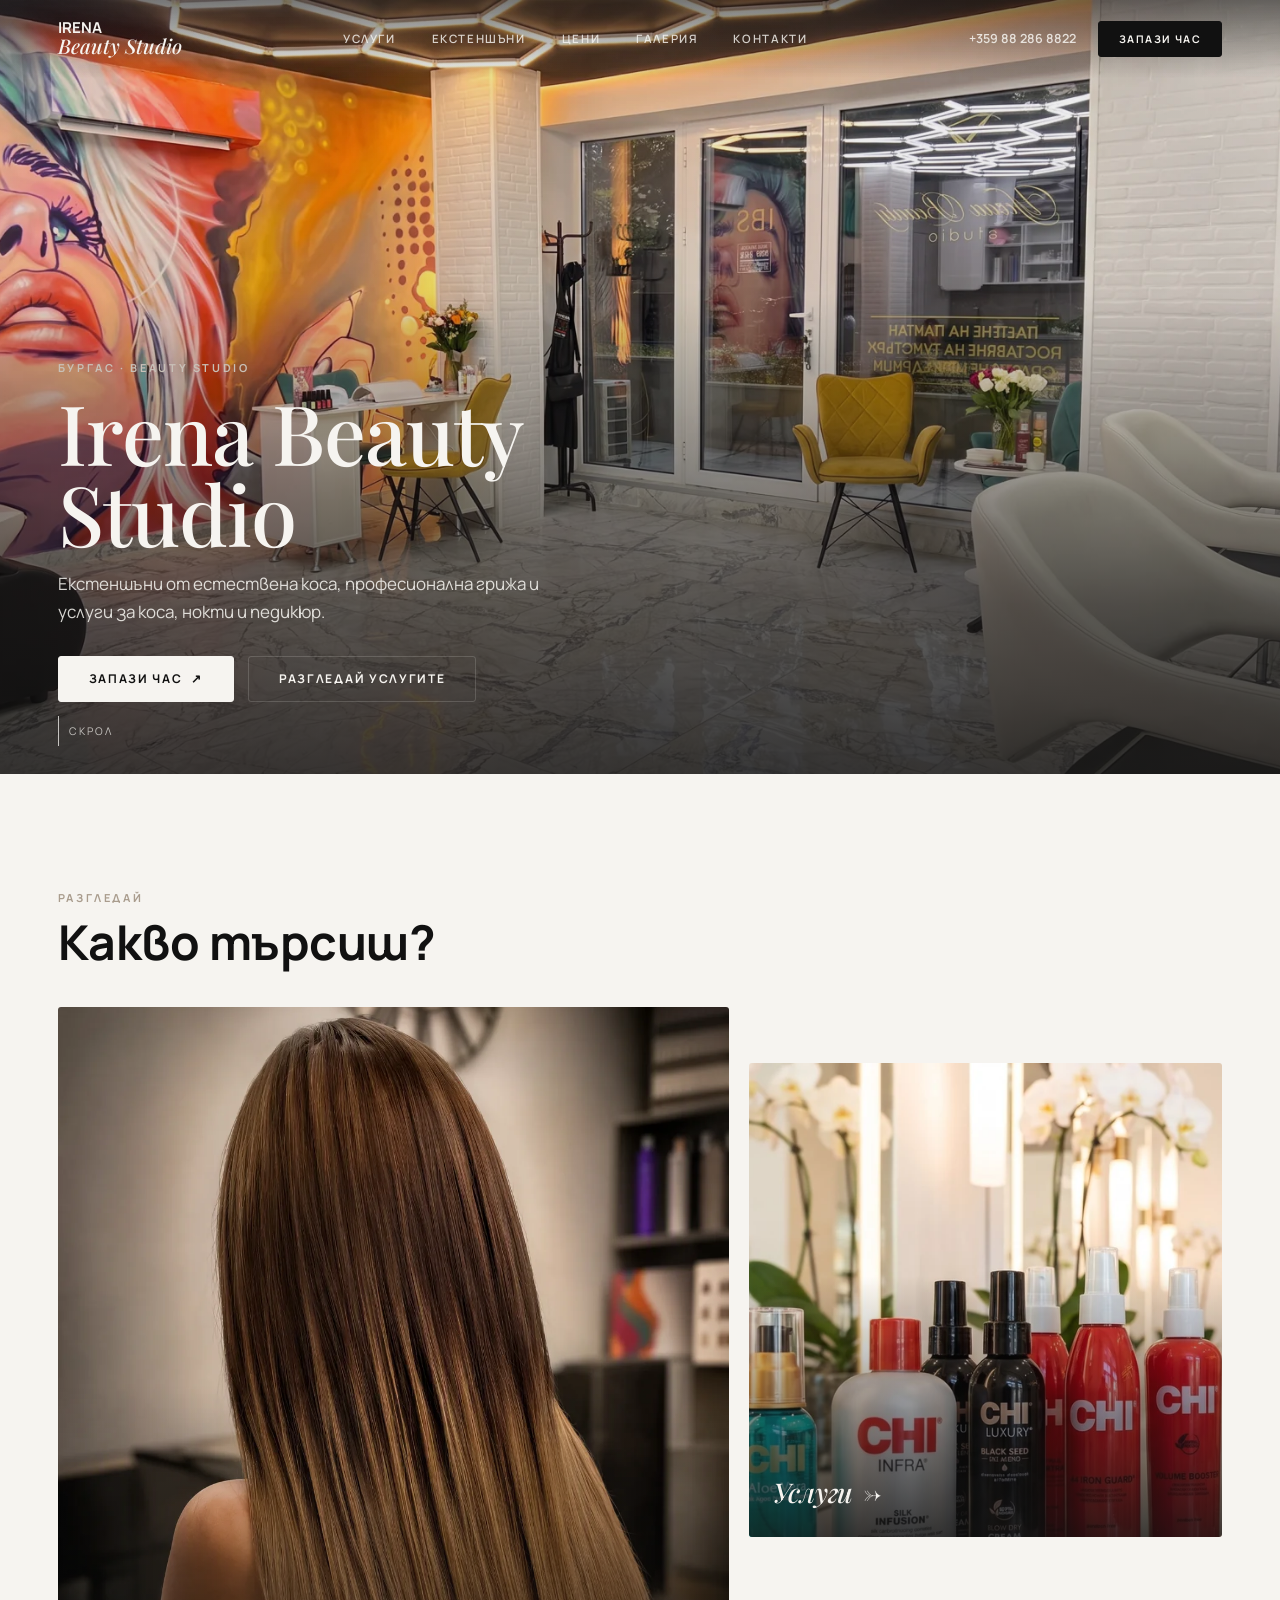
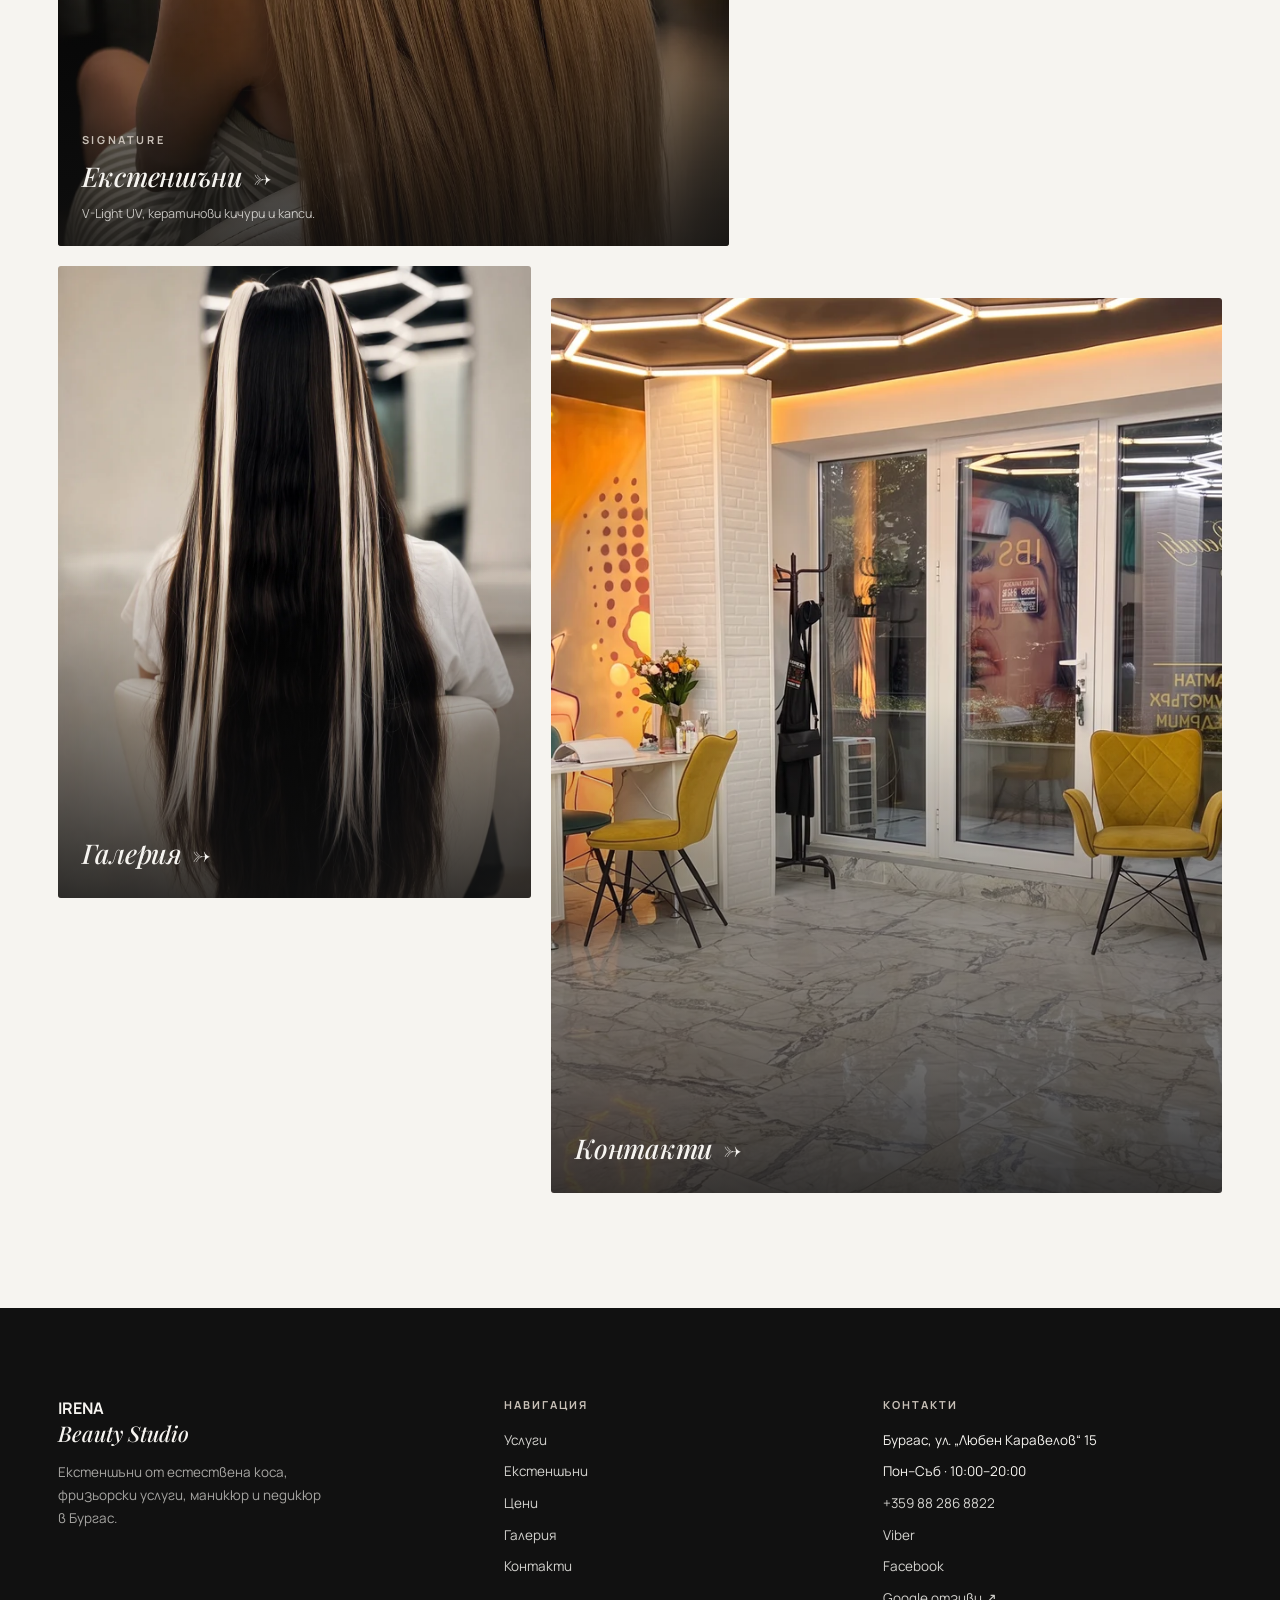
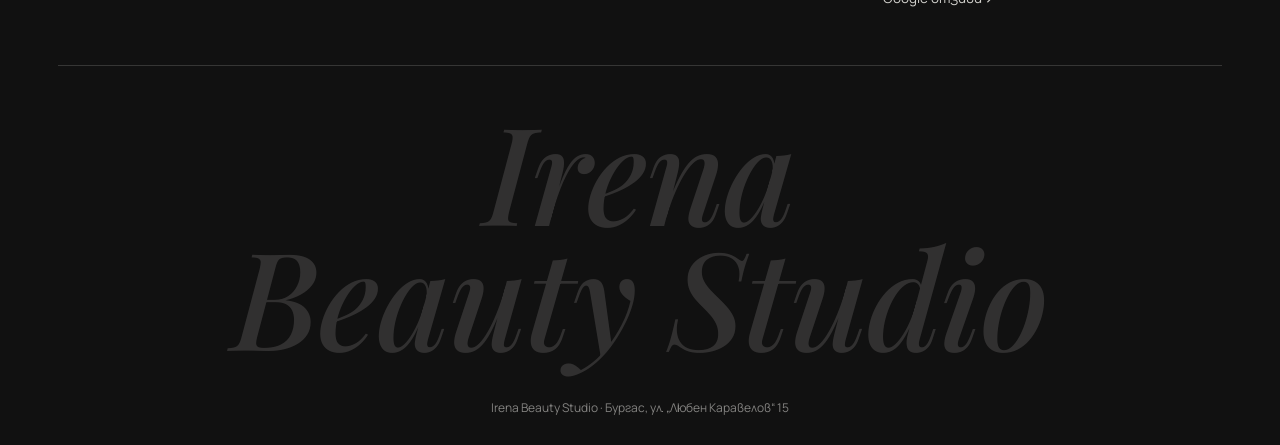
<file: index.html>
<!doctype html>
<html lang="bg">
<head>
<meta charset="utf-8">
<meta name="viewport" content="width=device-width,initial-scale=1">
<title>Irena Beauty Studio — Burgas</title>
<meta name="description" content="Irena Beauty Studio — екстеншъни от естествена коса, фризьорски услуги, маникюр и педикюр в Бургас. Пълен ценоразпис и онлайн запитване.">
<link rel="canonical" href="https://viktoriyahristova888-commits.github.io/irenabeautystudio/">
<link rel="icon" href="favicon.ico" sizes="any">
<link rel="icon" href="favicon-32x32.png" type="image/png" sizes="32x32">
<link rel="icon" href="favicon-16x16.png" type="image/png" sizes="16x16">
<link rel="apple-touch-icon" href="apple-touch-icon.png">
<link rel="manifest" href="manifest.json">
<meta name="theme-color" content="#111111">
<meta property="og:type" content="business.business">
<meta property="og:site_name" content="Irena Beauty Studio">
<meta property="og:title" content="Irena Beauty Studio — Бургас">
<meta property="og:description" content="Екстеншъни от естествена коса, фризьорски услуги, маникюр и педикюр в Бургас. Пълен ценоразпис и онлайн запитване.">
<meta property="og:image" content="https://viktoriyahristova888-commits.github.io/irenabeautystudio/images/og-image.jpg">
<meta property="og:url" content="https://viktoriyahristova888-commits.github.io/irenabeautystudio/">
<meta property="og:locale" content="bg_BG">
<meta name="twitter:card" content="summary_large_image">
<meta name="twitter:title" content="Irena Beauty Studio — Бургас">
<meta name="twitter:description" content="Екстеншъни от естествена коса, фризьорски услуги, маникюр и педикюр в Бургас.">
<meta name="twitter:image" content="https://viktoriyahristova888-commits.github.io/irenabeautystudio/images/og-image.jpg">
<link rel="preconnect" href="https://fonts.googleapis.com">
<link rel="preconnect" href="https://fonts.gstatic.com" crossorigin>
<link href="https://fonts.googleapis.com/css2?family=Manrope:wght@400;500;600;700;800&family=Playfair+Display:ital,wght@0,500;0,600;1,500&display=swap" rel="stylesheet">
<link rel="stylesheet" href="styles.css">
<script type="application/ld+json">
{
  "@context": "https://schema.org",
  "@type": "BeautySalon",
  "name": "Irena Beauty Studio",
  "image": "https://viktoriyahristova888-commits.github.io/irenabeautystudio/images/og-image.jpg",
  "url": "https://viktoriyahristova888-commits.github.io/irenabeautystudio/",
  "telephone": "+359882868822",
  "priceRange": "€€",
  "address": {
    "@type": "PostalAddress",
    "streetAddress": "ул. „Любен Каравелов“ 15",
    "addressLocality": "Бургас",
    "addressCountry": "BG"
  },
  "openingHoursSpecification": {
    "@type": "OpeningHoursSpecification",
    "dayOfWeek": ["Monday","Tuesday","Wednesday","Thursday","Friday","Saturday"],
    "opens": "10:00",
    "closes": "20:00"
  },
  "sameAs": ["https://www.facebook.com/profile.php?id=61592300043325", "https://www.google.com/maps/place/Irena+Beauty+Studio/@42.4995129,27.4697753,17z/data=!3m1!4b1!4m6!3m5!1s0x40a69512928afc09:0x32889e9de14c91b3!8m2!3d42.4995129!4d27.4697753!16s%2Fg%2F11ntpxrgth"]
}
</script>
</head>
<body>

<header class="top">
  <a class="logo" href="index.html">Irena <span>Beauty Studio</span></a>
  <nav class="top__nav" aria-label="Основна навигация">
    <a href="services.html">Услуги</a>
    <a href="extensions.html">Екстеншъни</a>
    <a href="pricing.html">Цени</a>
    <a href="gallery.html">Галерия</a>
    <a href="contact.html">Контакти</a>
  </nav>
  <div class="top__actions">
    <a class="top__phone" href="tel:+359882868822">+359 88 286 8822</a>
    <a class="btn btn--ink btn--sm" href="contact.html">Запази час</a>
    <button class="nav-toggle" id="navToggle" aria-label="Отвори меню" aria-expanded="false" aria-controls="navOverlay">
      <span></span><span></span>
    </button>
  </div>
</header>
<span id="topSentinel" class="sentinel"></span>

<dialog class="nav-overlay" id="navOverlay">
  <div class="nav-overlay__inner">
    <div class="nav-overlay__top">
      <a class="logo" href="index.html">Irena <span>Beauty Studio</span></a>
      <button class="nav-overlay__close" data-nav-close aria-label="Затвори меню"></button>
    </div>
    <ul class="nav-overlay__links">
      <li><a href="services.html">Услуги</a></li>
      <li><a href="extensions.html">Екстеншъни</a></li>
      <li><a href="pricing.html">Цени</a></li>
      <li><a href="gallery.html">Галерия</a></li>
      <li><a href="contact.html">Контакти</a></li>
    </ul>
    <a class="btn btn--ivory nav-overlay__cta" href="contact.html">Запази час ↗</a>
    <div class="nav-overlay__foot">
      <a href="tel:+359882868822">+359 88 286 8822</a>
      <a href="viber://chat?number=%2B359882868822">Viber</a>
      <a href="https://www.facebook.com/profile.php?id=61592300043325" target="_blank" rel="noopener">Facebook</a>
      <span>Бургас, ул. „Любен Каравелов“ 15</span>
    </div>
  </div>
</dialog>

<section class="hero">
  <div class="hero__media"><img src="images/hero-main.webp" alt="Интериор на Irena Beauty Studio" width="1600" height="893" fetchpriority="high"></div>
  <div class="hero__scrim"></div>
  <div class="hero__content">
    <span class="eyebrow">Бургас · Beauty Studio</span>
    <h1>Irena Beauty<br>Studio</h1>
    <p class="lead lead--on-dark">Екстеншъни от естествена коса, професионална грижа и услуги за коса, нокти и педикюр.</p>
    <div class="hero__actions">
      <a class="btn btn--ivory" href="contact.html">Запази час <span class="arrow">↗</span></a>
      <a class="btn btn--outline-ivory" href="services.html">Разгледай услугите</a>
    </div>
  </div>
  <div class="hero__scroll" aria-hidden="true"><i></i> Скрол</div>
</section>

<section class="section reveal">
  <div class="section-head">
    <span class="eyebrow">Разгледай</span>
    <h2>Какво търсиш?</h2>
  </div>
  <div class="mosaic">
    <a class="mosaic__tile mosaic__tile--a" href="extensions.html">
      <img src="images/gallery/g41.webp" alt="Екстеншъни от естествена коса" width="1100" height="1467" loading="lazy">
      <span class="mosaic__label">
        <span class="eyebrow">Signature</span>
        <h3>Екстеншъни <span class="arrow">→</span></h3>
        <p>V-Light UV, кератинови кичури и капси.</p>
      </span>
    </a>
    <a class="mosaic__tile mosaic__tile--b" href="services.html">
      <img src="images/produkti-shelf.webp" alt="Услуги за коса и нокти" width="1000" height="563" loading="lazy">
      <span class="mosaic__label">
        <h3>Услуги <span class="arrow">→</span></h3>
      </span>
    </a>
    <a class="mosaic__tile mosaic__tile--c" href="gallery.html">
      <img src="images/gallery/g66.webp" alt="Галерия с реални резултати" width="1100" height="1467" loading="lazy">
      <span class="mosaic__label">
        <h3>Галерия <span class="arrow">→</span></h3>
      </span>
    </a>
    <a class="mosaic__tile mosaic__tile--d" href="contact.html">
      <img src="images/hero-contact.webp" alt="Контакти и запазване на час" width="1800" height="1005" loading="lazy">
      <span class="mosaic__label">
        <h3>Контакти <span class="arrow">→</span></h3>
      </span>
    </a>
  </div>
</section>

<footer class="foot">
  <div class="foot__grid">
    <div class="foot__brand">
      <a class="logo" href="index.html">Irena <span>Beauty Studio</span></a>
      <p>Екстеншъни от естествена коса, фризьорски услуги, маникюр и педикюр в Бургас.</p>
    </div>
    <div>
      <h4>Навигация</h4>
      <ul class="foot__list">
        <li><a href="services.html">Услуги</a></li>
        <li><a href="extensions.html">Екстеншъни</a></li>
        <li><a href="pricing.html">Цени</a></li>
        <li><a href="gallery.html">Галерия</a></li>
        <li><a href="contact.html">Контакти</a></li>
      </ul>
    </div>
    <div>
      <h4>Контакти</h4>
      <ul class="foot__list">
        <li>Бургас, ул. „Любен Каравелов“ 15</li>
        <li>Пон–Съб · 10:00–20:00</li>
        <li><a href="tel:+359882868822">+359 88 286 8822</a></li>
        <li><a href="viber://chat?number=%2B359882868822">Viber</a></li>
        <li><a href="https://www.facebook.com/profile.php?id=61592300043325" target="_blank" rel="noopener">Facebook</a></li>
        <li><a href="https://www.google.com/maps/place/Irena+Beauty+Studio/@42.4995129,27.4697753,17z/data=!3m1!4b1!4m6!3m5!1s0x40a69512928afc09:0x32889e9de14c91b3!8m2!3d42.4995129!4d27.4697753!16s%2Fg%2F11ntpxrgth" target="_blank" rel="noopener">Google отзиви ↗</a></li>
      </ul>
    </div>
  </div>
  <span class="foot__wordmark">Irena<br>Beauty Studio</span>
  <div class="foot__bottom">Irena Beauty Studio · Бургас, ул. „Любен Каравелов“ 15</div>
</footer>

<div class="book-bar"><a class="btn btn--ink" href="contact.html">Запази час <span class="arrow">↗</span></a></div>

<script>
(function(){
  const reduceMotion = window.matchMedia('(prefers-reduced-motion: reduce)').matches;
  if (!reduceMotion && 'IntersectionObserver' in window) {
    const io = new IntersectionObserver(entries => {
      entries.forEach(e => { if (e.isIntersecting) { e.target.classList.add('is-visible'); io.unobserve(e.target); } });
    }, {threshold: .12});
    document.querySelectorAll('.reveal').forEach(el => io.observe(el));
  } else {
    document.querySelectorAll('.reveal').forEach(el => el.classList.add('is-visible'));
  }
})();

(function(){
  const topBar = document.querySelector('.top');
  const sentinel = document.getElementById('topSentinel');
  if (topBar && sentinel && 'IntersectionObserver' in window) {
    const hio = new IntersectionObserver(([e]) => {
      topBar.classList.toggle('top--solid', !e.isIntersecting);
    }, {threshold: 0});
    hio.observe(sentinel);
  }
})();

(function(){
  const navToggle = document.getElementById('navToggle');
  const navOverlay = document.getElementById('navOverlay');
  if (!navToggle || !navOverlay) return;
  const openNav = () => { navOverlay.showModal(); navToggle.setAttribute('aria-expanded','true'); };
  const closeNav = () => { navOverlay.close(); };
  navToggle.addEventListener('click', openNav);
  navOverlay.querySelectorAll('[data-nav-close], a').forEach(el => el.addEventListener('click', closeNav));
  navOverlay.addEventListener('click', e => { if (e.target === navOverlay) closeNav(); });
  navOverlay.addEventListener('close', () => navToggle.setAttribute('aria-expanded','false'));
})();
</script>
</body>
</html>
</file>
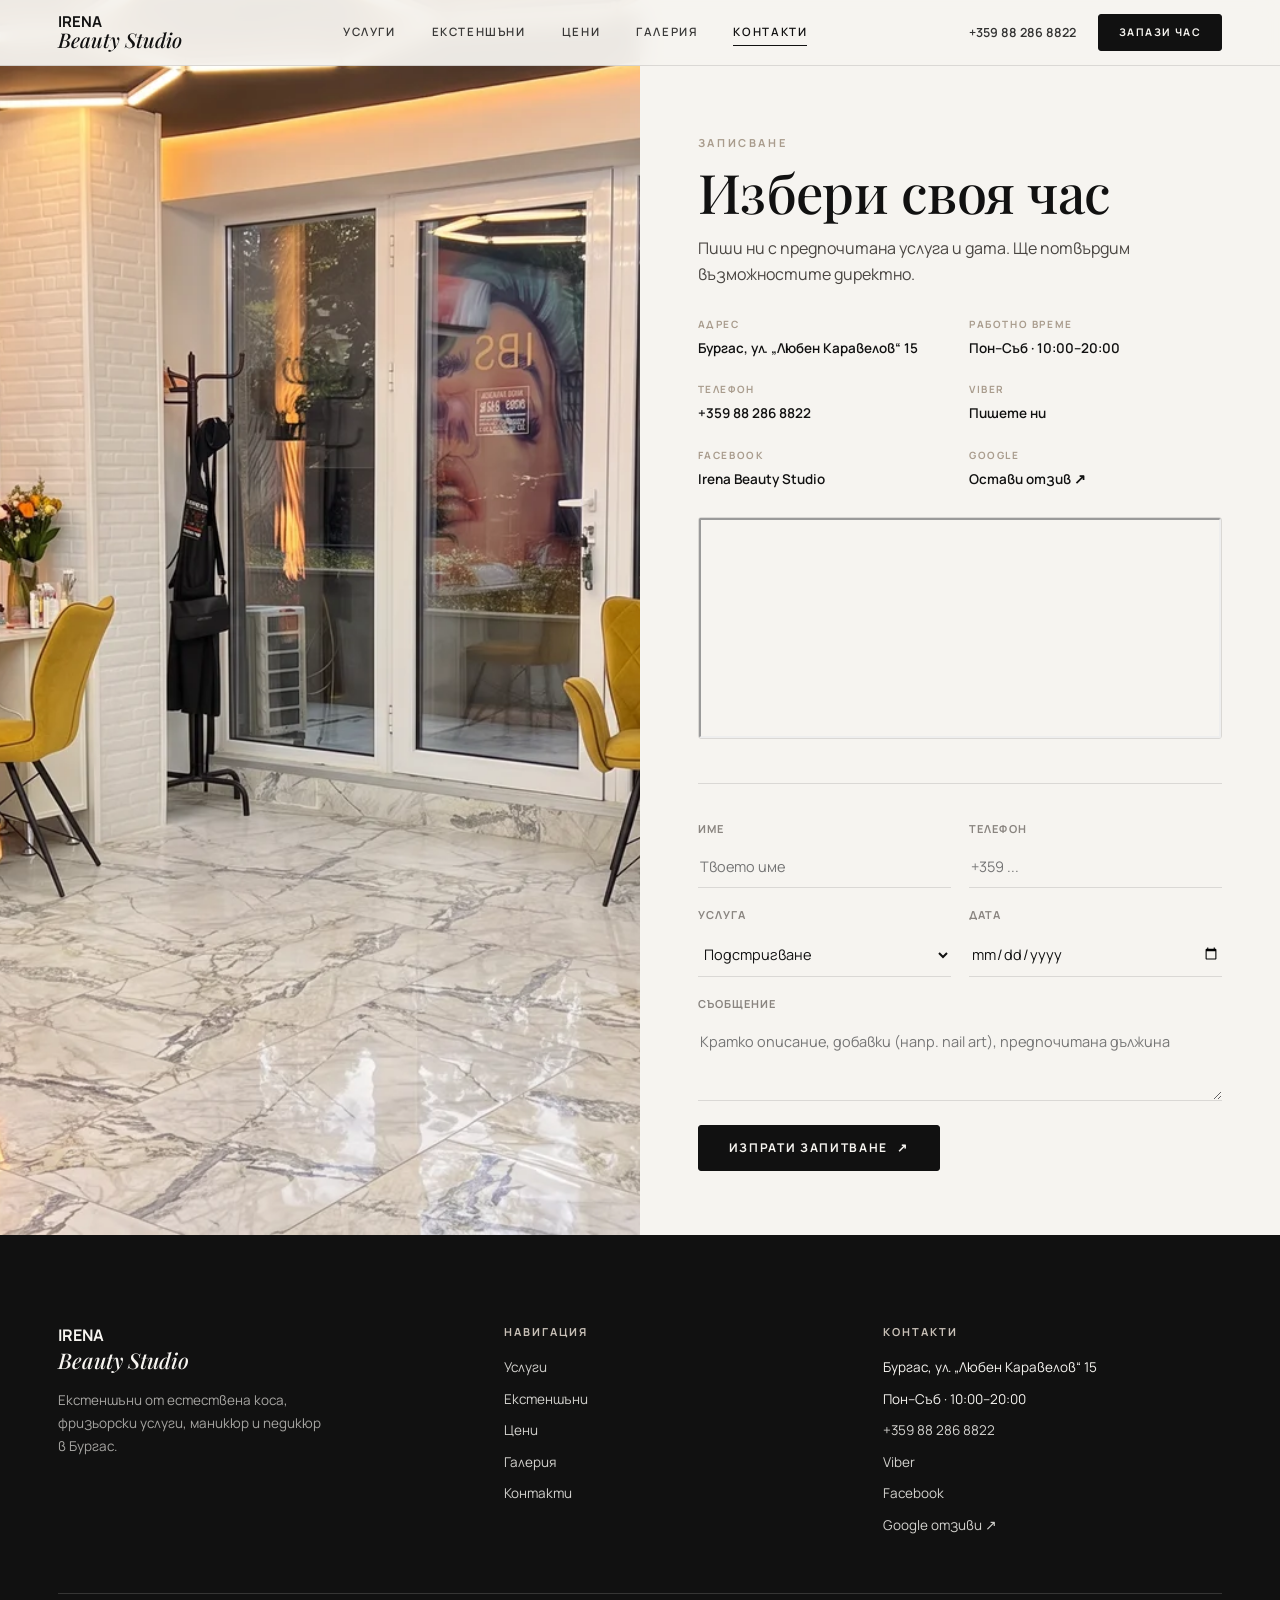
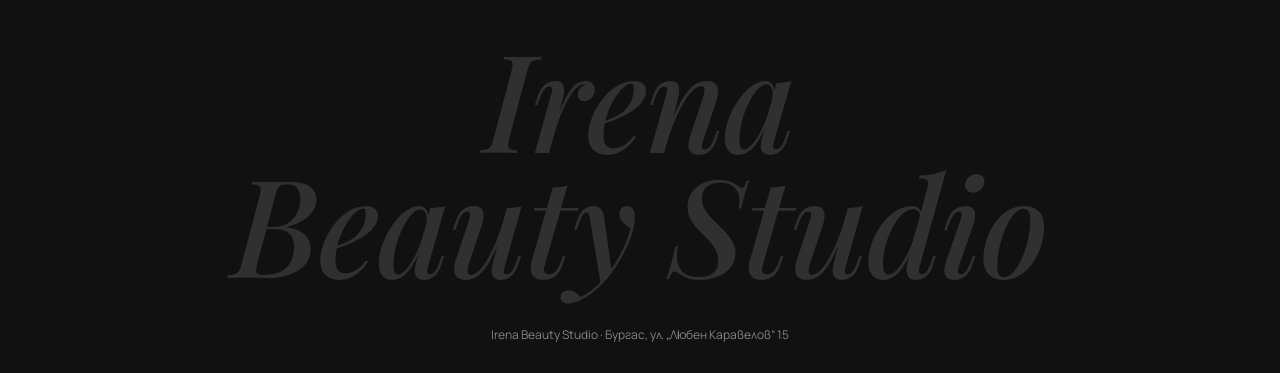
<file: contact.html>
<!doctype html>
<html lang="bg">
<head>
<meta charset="utf-8">
<meta name="viewport" content="width=device-width,initial-scale=1">
<title>Контакти — Irena Beauty Studio</title>
<meta name="description" content="Запази час в Irena Beauty Studio, Бургас — адрес, телефон, Viber и онлайн формуляр за записване.">
<link rel="canonical" href="https://viktoriyahristova888-commits.github.io/irenabeautystudio/contact.html">
<link rel="icon" href="favicon.ico" sizes="any">
<link rel="icon" href="favicon-32x32.png" type="image/png" sizes="32x32">
<link rel="icon" href="favicon-16x16.png" type="image/png" sizes="16x16">
<link rel="apple-touch-icon" href="apple-touch-icon.png">
<link rel="manifest" href="manifest.json">
<meta name="theme-color" content="#111111">
<meta property="og:type" content="website">
<meta property="og:site_name" content="Irena Beauty Studio">
<meta property="og:title" content="Контакти — Irena Beauty Studio">
<meta property="og:description" content="Адрес, телефон, Viber и онлайн формуляр за записване на час.">
<meta property="og:image" content="https://viktoriyahristova888-commits.github.io/irenabeautystudio/images/og-image.jpg">
<meta property="og:url" content="https://viktoriyahristova888-commits.github.io/irenabeautystudio/contact.html">
<meta property="og:locale" content="bg_BG">
<meta name="twitter:card" content="summary_large_image">
<meta name="twitter:title" content="Контакти — Irena Beauty Studio">
<meta name="twitter:image" content="https://viktoriyahristova888-commits.github.io/irenabeautystudio/images/og-image.jpg">
<link rel="preconnect" href="https://fonts.googleapis.com">
<link rel="preconnect" href="https://fonts.gstatic.com" crossorigin>
<link href="https://fonts.googleapis.com/css2?family=Manrope:wght@400;500;600;700;800&family=Playfair+Display:ital,wght@0,500;0,600;1,500&display=swap" rel="stylesheet">
<link rel="stylesheet" href="styles.css">
<style>
.contact-split{display:grid;grid-template-columns:1fr 1fr}
.contact-split__media{position:relative;min-height:100vh}
.contact-split__media img{position:absolute;inset:0;width:100%;height:100%;object-fit:cover;object-position:center 25%}
.contact-split__content{padding:calc(var(--header-h) + 56px) var(--gutter) 64px;display:flex;flex-direction:column;justify-content:center}
.contact-split__content .lead{max-width:44ch}
.contact-split__content h1{font-family:var(--serif);font-weight:500;font-size:clamp(2.2rem,4.4vw,3.4rem);line-height:1.02;margin-top:12px}

.facts{display:grid;grid-template-columns:1fr 1fr;gap:22px 18px;margin:28px 0 0;padding:0;font-size:13.5px}
.facts>div{margin:0}
.facts dt{color:var(--taupe);font-size:10px;letter-spacing:.16em;text-transform:uppercase;margin-bottom:6px;font-weight:700}
.facts dd{margin:0;font-weight:600}
.facts a:hover{color:var(--ink)}

.map-embed{margin-top:26px;border-radius:var(--radius);overflow:hidden;border:1px solid var(--line);line-height:0}
.map-embed iframe{width:100%;height:220px;display:block}

.form{display:grid;grid-template-columns:1fr 1fr;gap:18px;margin-top:44px;padding-top:36px;border-top:1px solid var(--line)}
.form label{font-size:11px;letter-spacing:.1em;text-transform:uppercase;font-weight:700;color:#8a8580}
.form label:last-of-type,.form button,.form__msg{grid-column:1/-1}
.form input,.form select,.form textarea{width:100%;display:block;margin-top:9px;padding:11px 2px;background:transparent;color:var(--ink);border:0;border-bottom:1px solid var(--line);border-radius:0;font-size:14.5px;outline:none;font-family:var(--sans);transition:border-color .2s ease}
.form select{cursor:pointer}
.form input[name="_honeypot"]{width:1px;height:1px;padding:0;margin:0;border:0}
.form textarea{min-height:80px;resize:vertical}
.form input:focus,.form select:focus,.form textarea:focus{border-color:var(--ink)}
.form__msg{display:none;font-size:13px;color:var(--taupe);padding-top:6px}
.form__msg.show{display:block}
.form button{margin-top:6px;width:max-content}

@media(max-width:1024px){
  .contact-split{grid-template-columns:1fr}
  .contact-split__media{min-height:52vh}
  .contact-split__content{padding-top:48px}
}
@media(max-width:760px){
  .contact-split__media{min-height:42vh}
  .contact-split__content{padding:40px 20px 48px}
  .facts{grid-template-columns:1fr}
  .form{grid-template-columns:1fr;margin-top:32px;padding-top:28px}
  .form label:last-of-type,.form button,.form__msg{grid-column:auto}
  .map-embed iframe{height:180px}
}
</style>
<script type="application/ld+json">
{
  "@context": "https://schema.org",
  "@type": "BeautySalon",
  "name": "Irena Beauty Studio",
  "image": "https://viktoriyahristova888-commits.github.io/irenabeautystudio/images/og-image.jpg",
  "url": "https://viktoriyahristova888-commits.github.io/irenabeautystudio/",
  "telephone": "+359882868822",
  "priceRange": "€€",
  "address": {
    "@type": "PostalAddress",
    "streetAddress": "ул. „Любен Каравелов“ 15",
    "addressLocality": "Бургас",
    "addressCountry": "BG"
  },
  "openingHoursSpecification": {
    "@type": "OpeningHoursSpecification",
    "dayOfWeek": ["Monday","Tuesday","Wednesday","Thursday","Friday","Saturday"],
    "opens": "10:00",
    "closes": "20:00"
  },
  "sameAs": ["https://www.facebook.com/profile.php?id=61592300043325", "https://www.google.com/maps/place/Irena+Beauty+Studio/@42.4995129,27.4697753,17z/data=!3m1!4b1!4m6!3m5!1s0x40a69512928afc09:0x32889e9de14c91b3!8m2!3d42.4995129!4d27.4697753!16s%2Fg%2F11ntpxrgth"]
}
</script>
</head>
<body>

<header class="top top--solid">
  <a class="logo" href="index.html">Irena <span>Beauty Studio</span></a>
  <nav class="top__nav" aria-label="Основна навигация">
    <a href="services.html">Услуги</a>
    <a href="extensions.html">Екстеншъни</a>
    <a href="pricing.html">Цени</a>
    <a href="gallery.html">Галерия</a>
    <a href="contact.html" aria-current="page">Контакти</a>
  </nav>
  <div class="top__actions">
    <a class="top__phone" href="tel:+359882868822">+359 88 286 8822</a>
    <a class="btn btn--ink btn--sm" href="#book">Запази час</a>
    <button class="nav-toggle" id="navToggle" aria-label="Отвори меню" aria-expanded="false" aria-controls="navOverlay">
      <span></span><span></span>
    </button>
  </div>
</header>

<dialog class="nav-overlay" id="navOverlay">
  <div class="nav-overlay__inner">
    <div class="nav-overlay__top">
      <a class="logo" href="index.html">Irena <span>Beauty Studio</span></a>
      <button class="nav-overlay__close" data-nav-close aria-label="Затвори меню"></button>
    </div>
    <ul class="nav-overlay__links">
      <li><a href="services.html">Услуги</a></li>
      <li><a href="extensions.html">Екстеншъни</a></li>
      <li><a href="pricing.html">Цени</a></li>
      <li><a href="gallery.html">Галерия</a></li>
      <li><a href="contact.html">Контакти</a></li>
    </ul>
    <a class="btn btn--ivory nav-overlay__cta" href="#book">Запази час ↗</a>
    <div class="nav-overlay__foot">
      <a href="tel:+359882868822">+359 88 286 8822</a>
      <a href="viber://chat?number=%2B359882868822">Viber</a>
      <a href="https://www.facebook.com/profile.php?id=61592300043325" target="_blank" rel="noopener">Facebook</a>
      <span>Бургас, ул. „Любен Каравелов“ 15</span>
    </div>
  </div>
</dialog>

<section class="contact-split" id="book">
  <div class="contact-split__media">
    <img src="images/hero-contact.webp" alt="Входът на Irena Beauty Studio" width="1800" height="1005" fetchpriority="high">
  </div>
  <div class="contact-split__content">
    <span class="eyebrow">Записване</span>
    <h1>Избери своя час</h1>
    <p class="lead">Пиши ни с предпочитана услуга и дата. Ще потвърдим възможностите директно.</p>

    <dl class="facts">
      <div><dt>Адрес</dt><dd>Бургас, ул. „Любен Каравелов“ 15</dd></div>
      <div><dt>Работно време</dt><dd>Пон–Съб · 10:00–20:00</dd></div>
      <div><dt>Телефон</dt><dd><a href="tel:+359882868822">+359 88 286 8822</a></dd></div>
      <div><dt>Viber</dt><dd><a href="viber://chat?number=%2B359882868822">Пишете ни</a></dd></div>
      <div><dt>Facebook</dt><dd><a href="https://www.facebook.com/profile.php?id=61592300043325" target="_blank" rel="noopener">Irena Beauty Studio</a></dd></div>
      <div><dt>Google</dt><dd><a href="https://www.google.com/maps/place/Irena+Beauty+Studio/@42.4995129,27.4697753,17z/data=!3m1!4b1!4m6!3m5!1s0x40a69512928afc09:0x32889e9de14c91b3!8m2!3d42.4995129!4d27.4697753!16s%2Fg%2F11ntpxrgth" target="_blank" rel="noopener">Остави отзив ↗</a></dd></div>
    </dl>
    <div class="map-embed">
      <iframe src="https://www.google.com/maps?q=Irena%20Beauty%20Studio%2C%20%D1%83%D0%BB.%20%D0%9B%D1%8E%D0%B1%D0%B5%D0%BD%20%D0%9A%D0%B0%D1%80%D0%B0%D0%B2%D0%B5%D0%BB%D0%BE%D0%B2%2015%2C%20%D0%91%D1%83%D1%80%D0%B3%D0%B0%D1%81&output=embed" loading="lazy" referrerpolicy="no-referrer-when-downgrade" title="Карта с местоположението на Irena Beauty Studio"></iframe>
    </div>

    <form class="form" id="bookForm" action="https://formsubmit.co/irenabeauty.studio.bs@gmail.com" method="POST">
      <input type="hidden" name="_subject" value="Нова заявка за час — Irena Beauty Studio">
      <input type="hidden" name="_template" value="table">
      <input type="hidden" name="_captcha" value="false">
      <input type="text" name="_honeypot" class="vh-radio" tabindex="-1" autocomplete="off">
      <label>Име<input name="name" required placeholder="Твоето име"></label>
      <label>Телефон<input name="phone" required placeholder="+359 ..."></label>
      <label>Услуга<select name="service">
        <option>Подстригване</option>
        <option>Боядисване</option>
        <option>Прическа</option>
        <option>Плитки</option>
        <option>Маникюр</option>
        <option>Педикюр</option>
        <option>Екстеншъни</option>
        <option>Консултация</option>
      </select></label>
      <label>Дата<input name="date" type="date"></label>
      <label>Съобщение<textarea name="message" placeholder="Кратко описание, добавки (напр. nail art), предпочитана дължина"></textarea></label>
      <div class="form__msg" id="formMsg">Запитването е изпратено. Ще се свържем с теб.</div>
      <button class="btn btn--ink" type="submit">Изпрати запитване <span class="arrow">↗</span></button>
    </form>
  </div>
</section>

<footer class="foot">
  <div class="foot__grid">
    <div class="foot__brand">
      <a class="logo" href="index.html">Irena <span>Beauty Studio</span></a>
      <p>Екстеншъни от естествена коса, фризьорски услуги, маникюр и педикюр в Бургас.</p>
    </div>
    <div>
      <h4>Навигация</h4>
      <ul class="foot__list">
        <li><a href="services.html">Услуги</a></li>
        <li><a href="extensions.html">Екстеншъни</a></li>
        <li><a href="pricing.html">Цени</a></li>
        <li><a href="gallery.html">Галерия</a></li>
        <li><a href="contact.html">Контакти</a></li>
      </ul>
    </div>
    <div>
      <h4>Контакти</h4>
      <ul class="foot__list">
        <li>Бургас, ул. „Любен Каравелов“ 15</li>
        <li>Пон–Съб · 10:00–20:00</li>
        <li><a href="tel:+359882868822">+359 88 286 8822</a></li>
        <li><a href="viber://chat?number=%2B359882868822">Viber</a></li>
        <li><a href="https://www.facebook.com/profile.php?id=61592300043325" target="_blank" rel="noopener">Facebook</a></li>
        <li><a href="https://www.google.com/maps/place/Irena+Beauty+Studio/@42.4995129,27.4697753,17z/data=!3m1!4b1!4m6!3m5!1s0x40a69512928afc09:0x32889e9de14c91b3!8m2!3d42.4995129!4d27.4697753!16s%2Fg%2F11ntpxrgth" target="_blank" rel="noopener">Google отзиви ↗</a></li>
      </ul>
    </div>
  </div>
  <span class="foot__wordmark">Irena<br>Beauty Studio</span>
  <div class="foot__bottom">Irena Beauty Studio · Бургас, ул. „Любен Каравелов“ 15</div>
</footer>

<script>
(function(){
  const reduceMotion = window.matchMedia('(prefers-reduced-motion: reduce)').matches;
  if (!reduceMotion && 'IntersectionObserver' in window) {
    const io = new IntersectionObserver(entries => {
      entries.forEach(e => { if (e.isIntersecting) { e.target.classList.add('is-visible'); io.unobserve(e.target); } });
    }, {threshold: .12});
    document.querySelectorAll('.reveal').forEach(el => io.observe(el));
  } else {
    document.querySelectorAll('.reveal').forEach(el => el.classList.add('is-visible'));
  }
})();

(function(){
  const navToggle = document.getElementById('navToggle');
  const navOverlay = document.getElementById('navOverlay');
  if (!navToggle || !navOverlay) return;
  const openNav = () => { navOverlay.showModal(); navToggle.setAttribute('aria-expanded','true'); };
  const closeNav = () => { navOverlay.close(); };
  navToggle.addEventListener('click', openNav);
  navOverlay.querySelectorAll('[data-nav-close], a').forEach(el => el.addEventListener('click', closeNav));
  navOverlay.addEventListener('click', e => { if (e.target === navOverlay) closeNav(); });
  navOverlay.addEventListener('close', () => navToggle.setAttribute('aria-expanded','false'));
})();

document.getElementById('bookForm').addEventListener('submit', async e => {
  e.preventDefault();
  const f = e.currentTarget;
  if (!f.checkValidity()) { f.reportValidity(); return }
  const b = f.querySelector('button'), m = document.getElementById('formMsg');
  b.disabled = true; b.textContent = 'Изпращане...';
  const data = Object.fromEntries(new FormData(f));
  try {
    const r = await fetch('https://formsubmit.co/ajax/irenabeauty.studio.bs@gmail.com', {
      method: 'POST',
      headers: { 'Content-Type': 'application/json', Accept: 'application/json' },
      body: JSON.stringify(data)
    });
    const j = await r.json();
    if (!j.success) throw 0;
    m.classList.add('show'); f.reset(); b.textContent = 'Изпратено ✓';
  } catch (x) {
    b.disabled = false; b.textContent = 'Опитай отново ↗';
    m.textContent = 'Проблем с изпращането. Обади се на +359 88 286 8822.'; m.classList.add('show');
  }
});
</script>
</body>
</html>
</file>
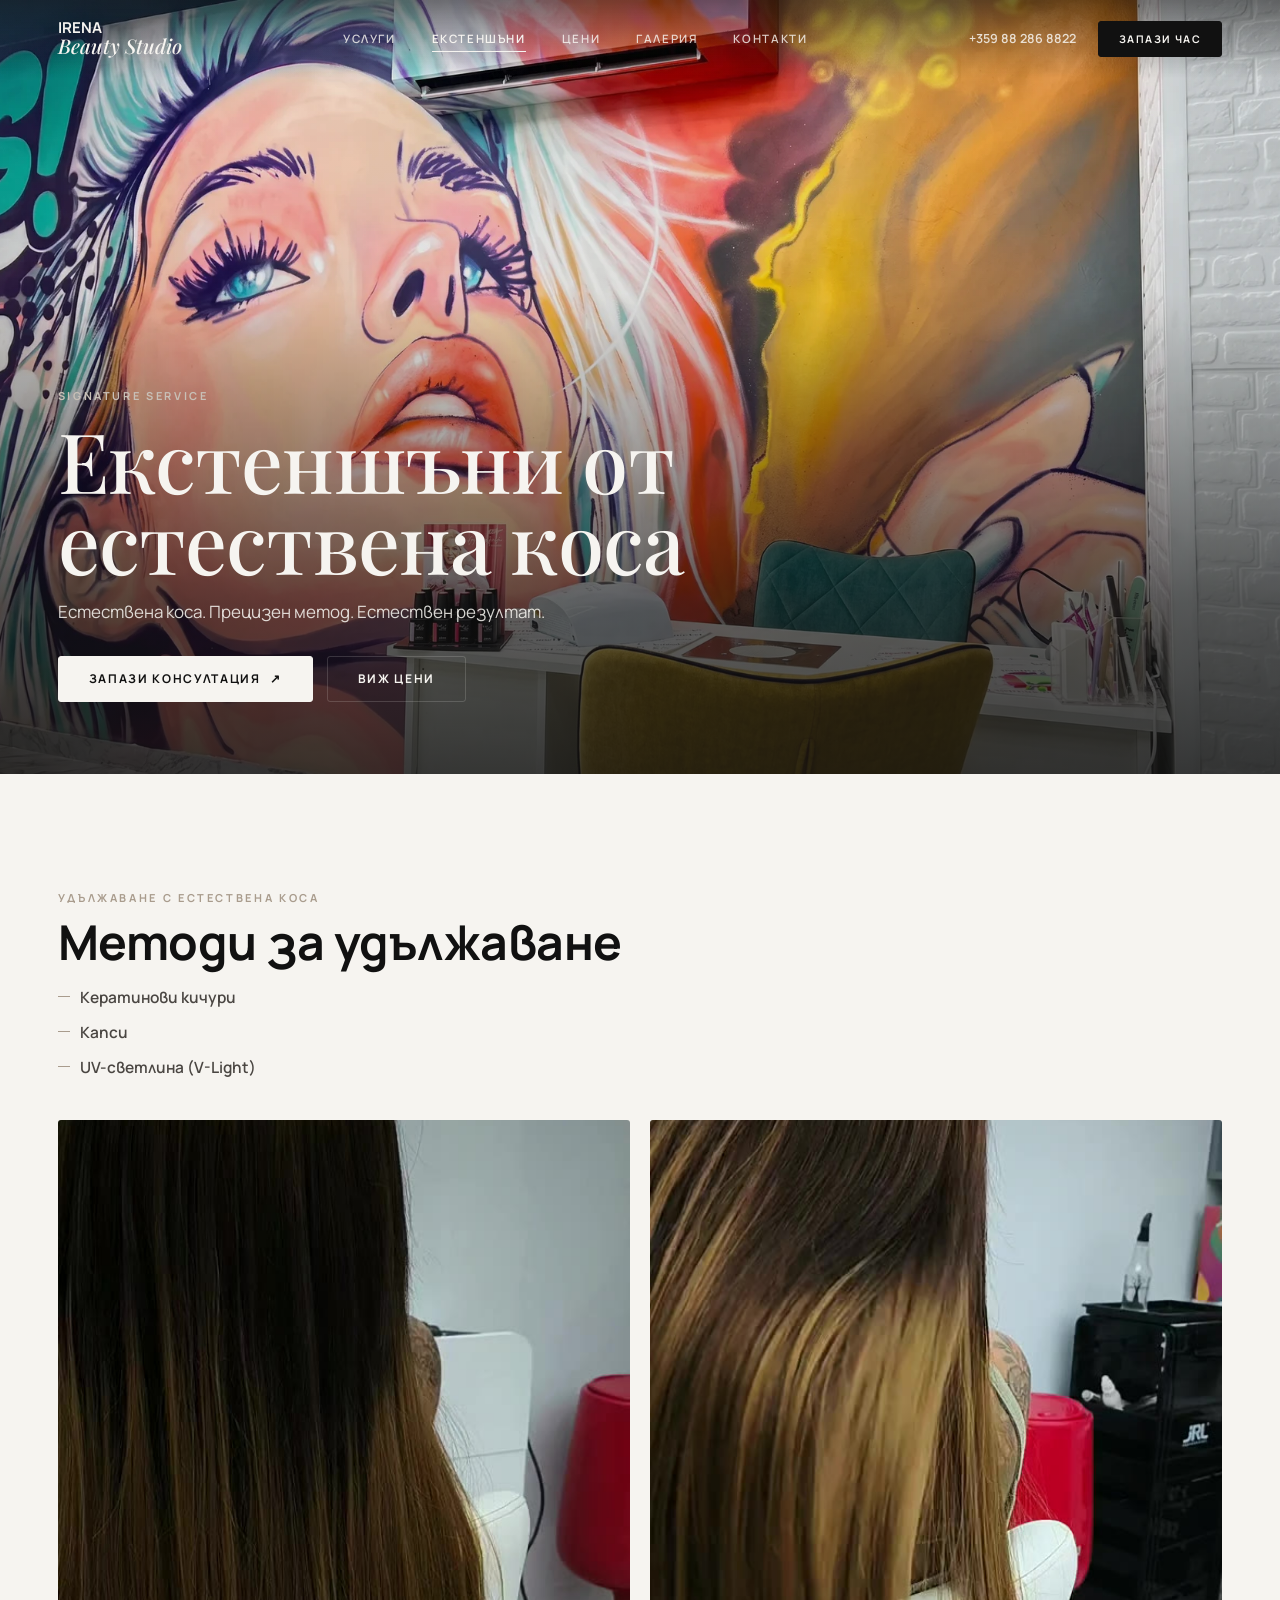
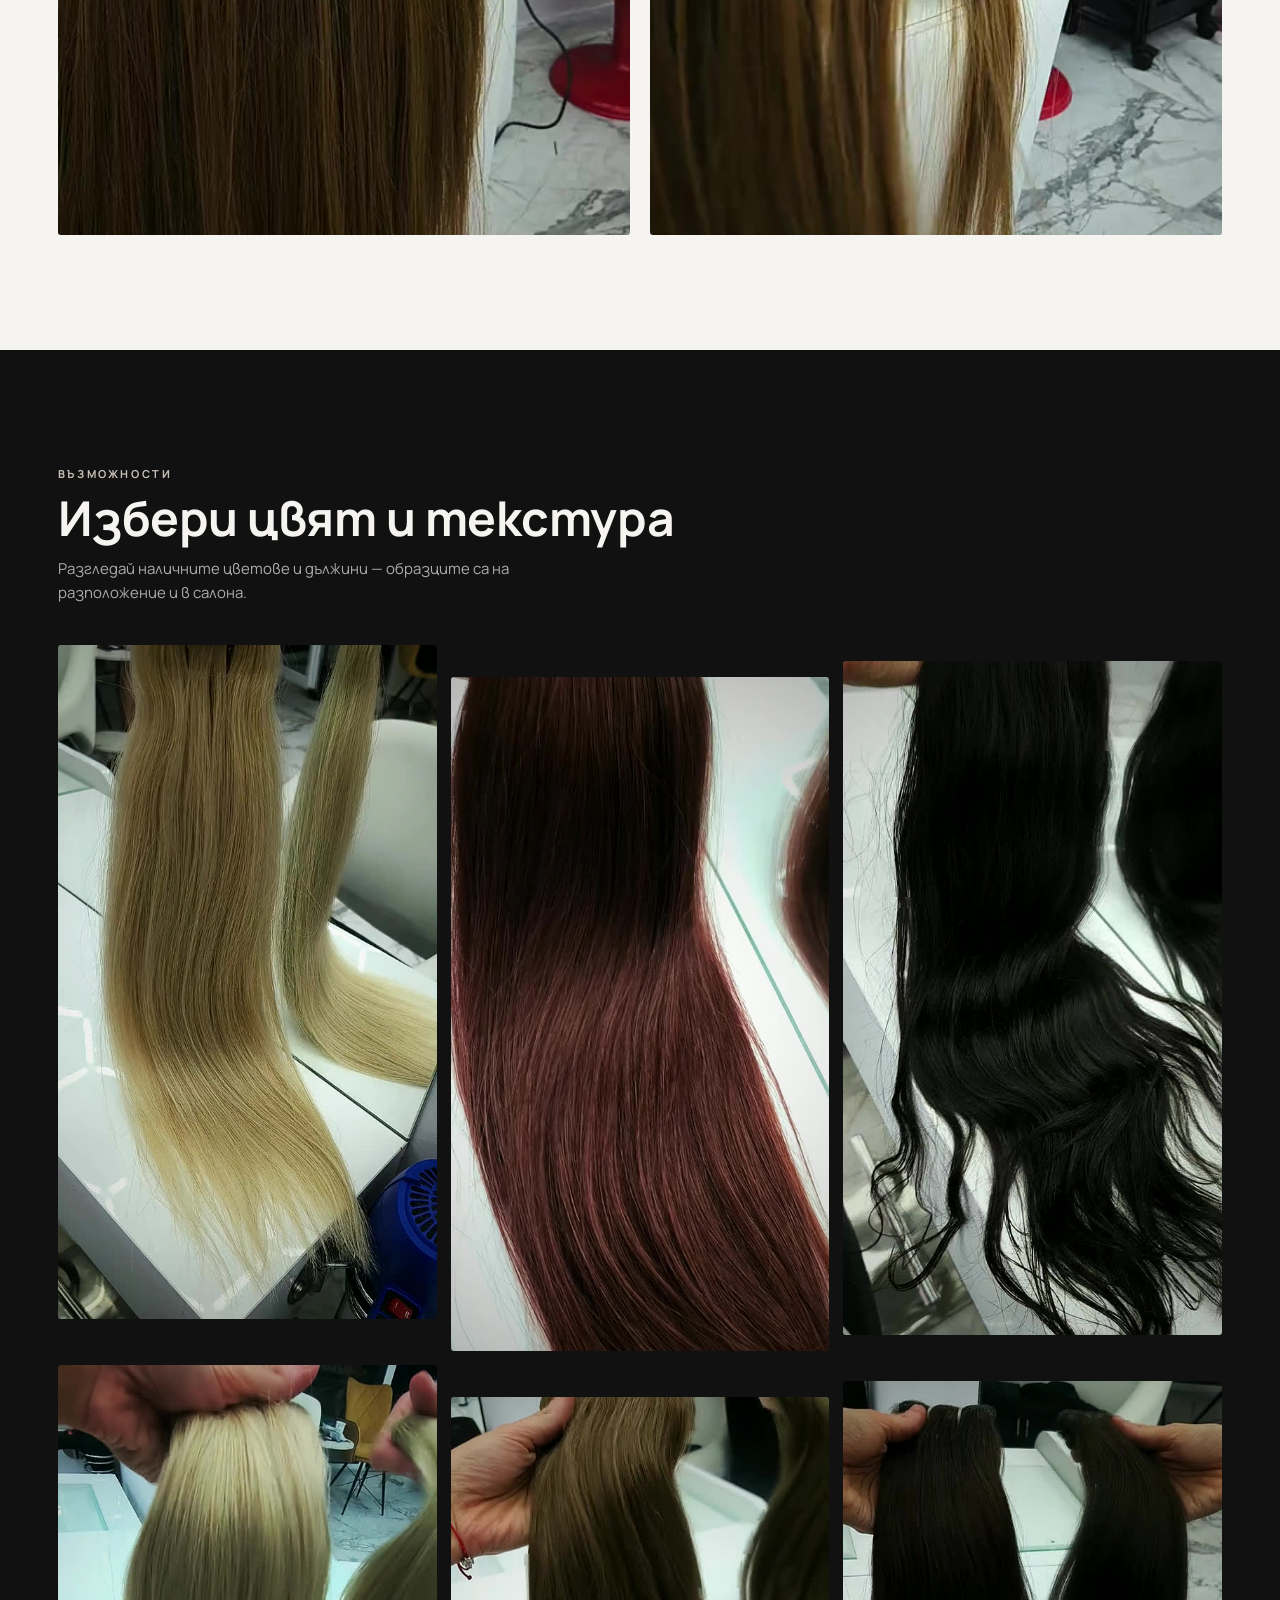
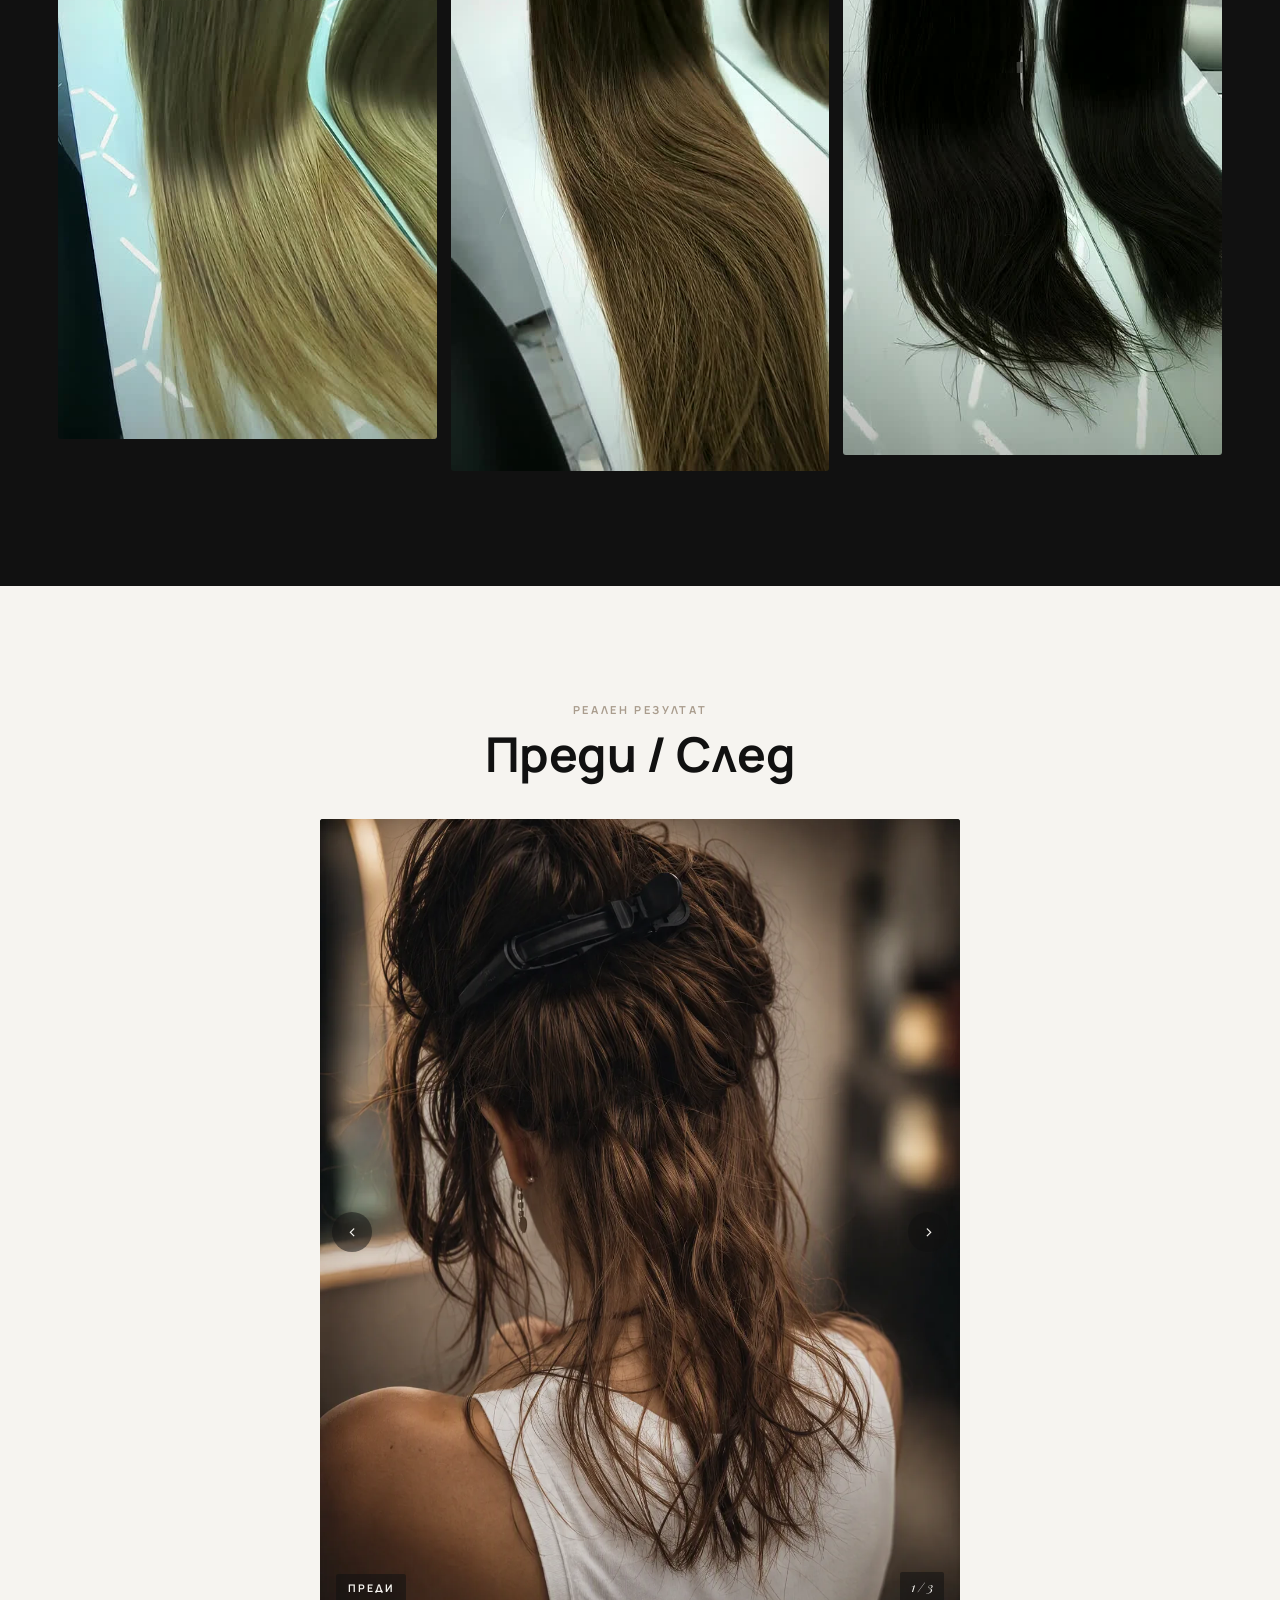
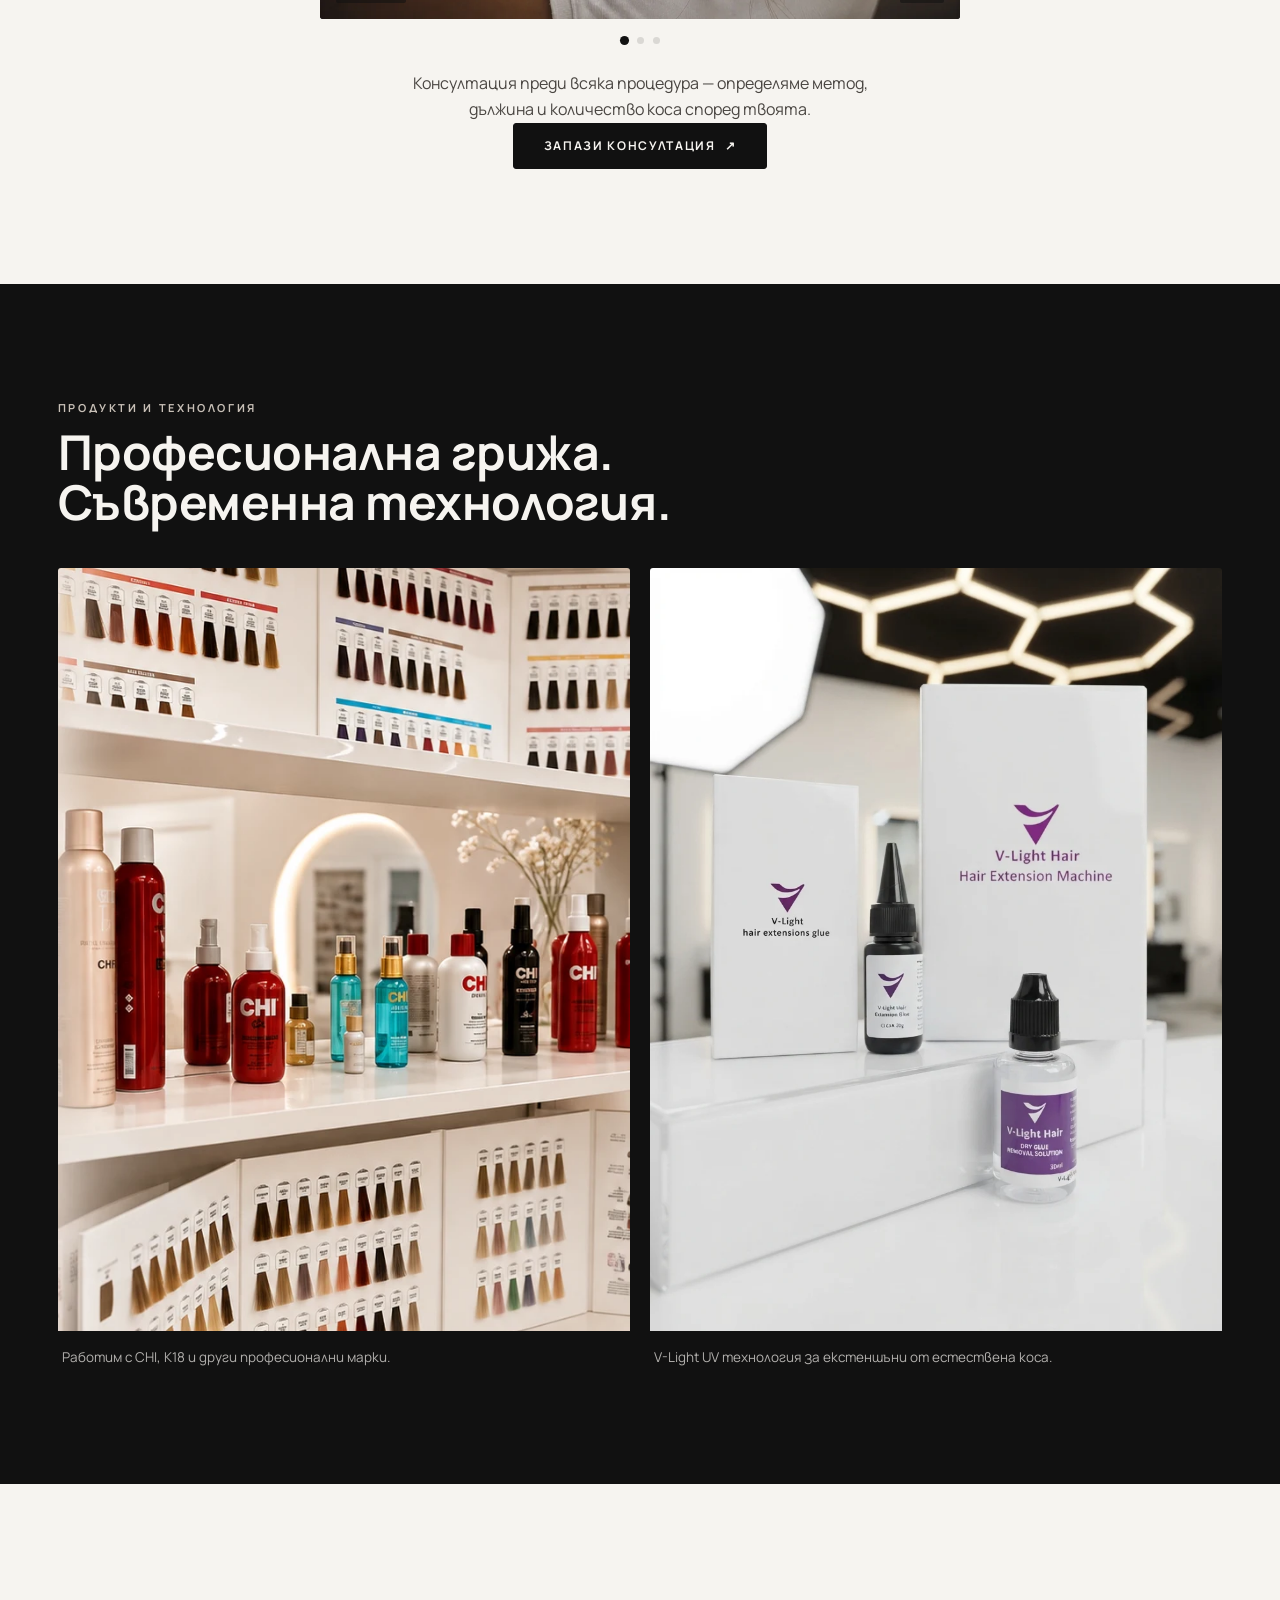
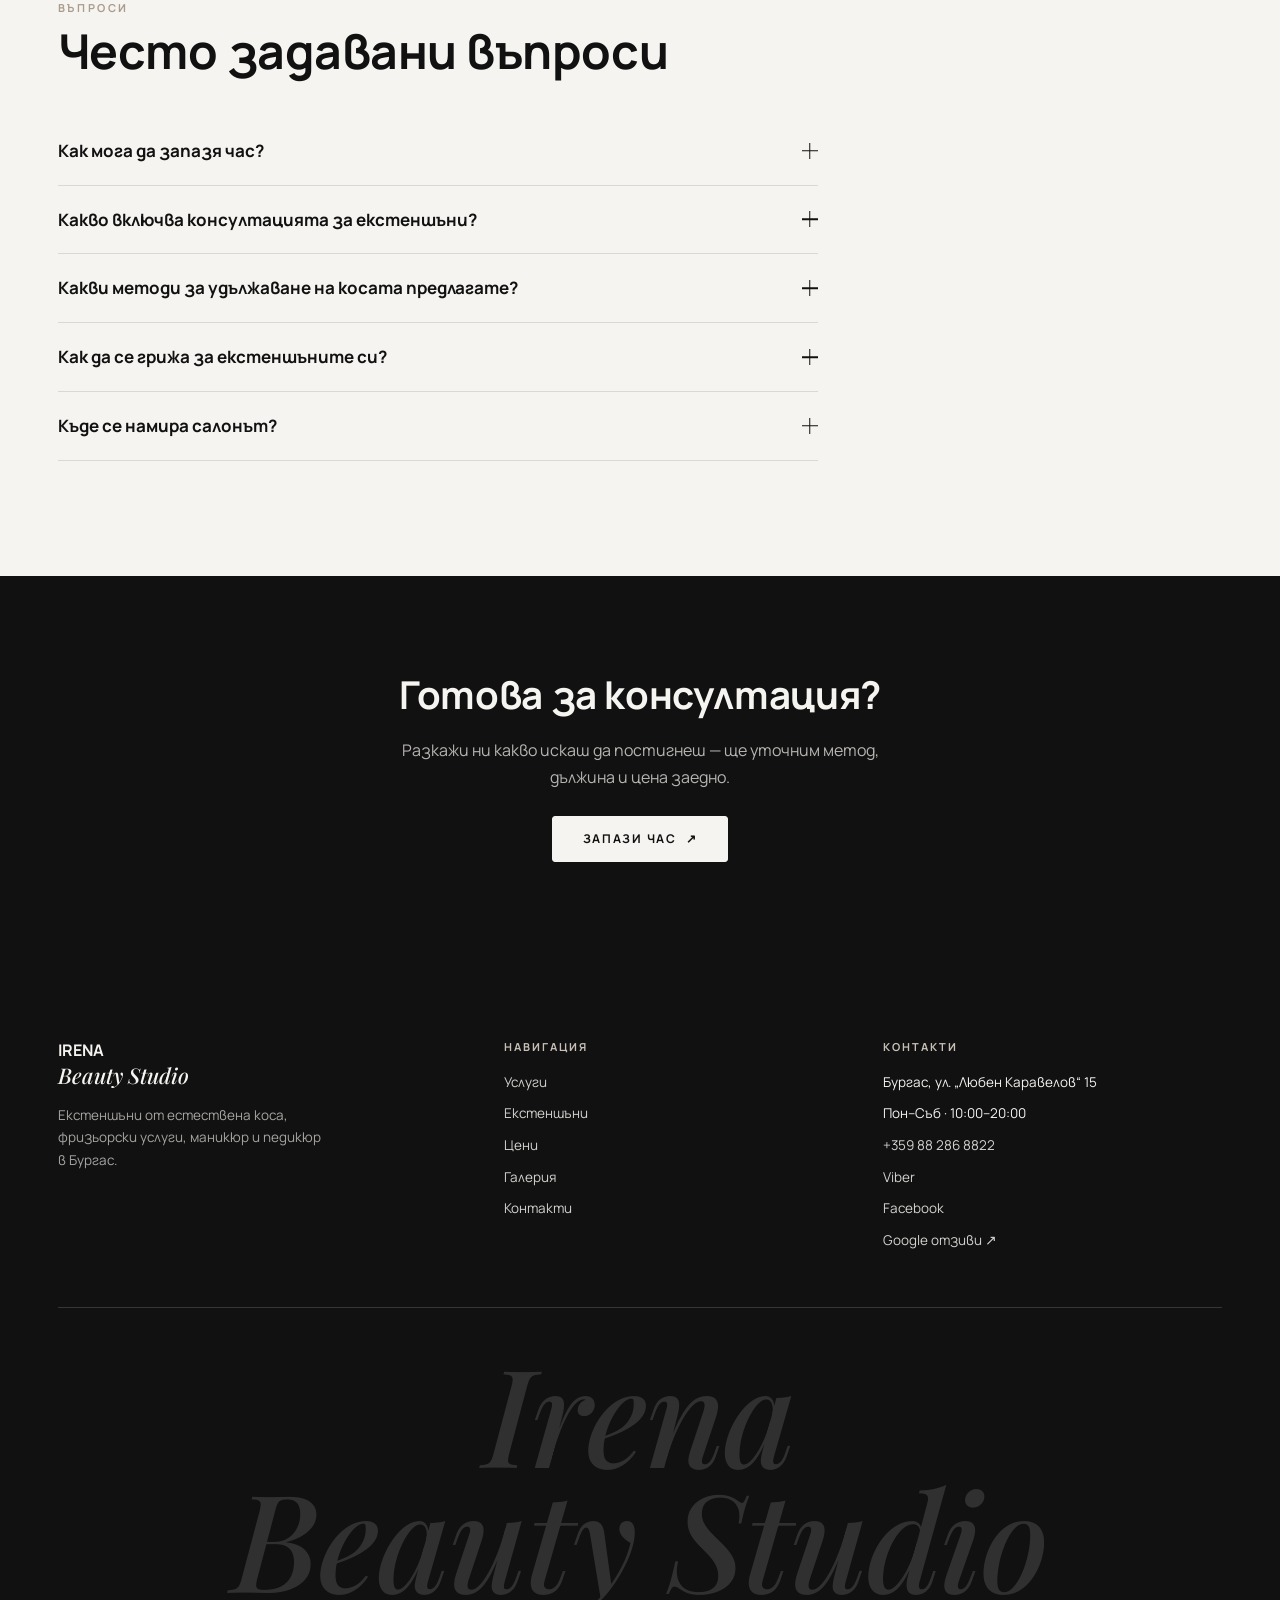
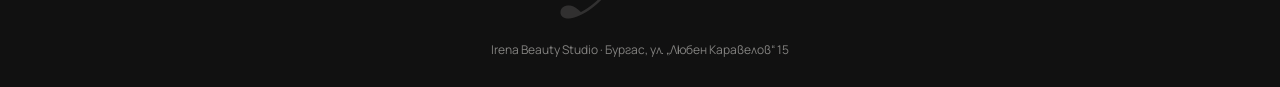
<file: extensions.html>
<!doctype html>
<html lang="bg">
<head>
<meta charset="utf-8">
<meta name="viewport" content="width=device-width,initial-scale=1">
<title>Екстеншъни — Irena Beauty Studio</title>
<meta name="description" content="Екстеншъни от естествена коса в Irena Beauty Studio, Бургас — V-Light UV, кератинови кичури и капси. Консултация преди всяка процедура.">
<link rel="canonical" href="https://viktoriyahristova888-commits.github.io/irenabeautystudio/extensions.html">
<link rel="icon" href="favicon.ico" sizes="any">
<link rel="icon" href="favicon-32x32.png" type="image/png" sizes="32x32">
<link rel="icon" href="favicon-16x16.png" type="image/png" sizes="16x16">
<link rel="apple-touch-icon" href="apple-touch-icon.png">
<link rel="manifest" href="manifest.json">
<meta name="theme-color" content="#111111">
<meta property="og:type" content="website">
<meta property="og:site_name" content="Irena Beauty Studio">
<meta property="og:title" content="Екстеншъни — Irena Beauty Studio">
<meta property="og:description" content="Екстеншъни от естествена коса — V-Light UV, кератинови кичури и капси. Консултация преди всяка процедура.">
<meta property="og:image" content="https://viktoriyahristova888-commits.github.io/irenabeautystudio/images/og-image.jpg">
<meta property="og:url" content="https://viktoriyahristova888-commits.github.io/irenabeautystudio/extensions.html">
<meta property="og:locale" content="bg_BG">
<meta name="twitter:card" content="summary_large_image">
<meta name="twitter:title" content="Екстеншъни — Irena Beauty Studio">
<meta name="twitter:image" content="https://viktoriyahristova888-commits.github.io/irenabeautystudio/images/og-image.jpg">
<link rel="preconnect" href="https://fonts.googleapis.com">
<link rel="preconnect" href="https://fonts.gstatic.com" crossorigin>
<link href="https://fonts.googleapis.com/css2?family=Manrope:wght@400;500;600;700;800&family=Playfair+Display:ital,wght@0,500;0,600;1,500&display=swap" rel="stylesheet">
<link rel="stylesheet" href="styles.css">
<style>
.method-list{list-style:none;margin:18px 0 0;padding:0;display:flex;flex-direction:column;gap:10px}
.method-list li{padding-left:22px;position:relative;color:#4a4642;font-size:15.5px;font-weight:600}
.method-list li:before{content:'';position:absolute;left:0;top:11px;width:12px;height:1px;background:var(--taupe)}

.process-strip{display:grid;grid-template-columns:1fr 1fr;gap:clamp(10px,2vw,20px);margin-top:36px}
.process-clip{position:relative;border-radius:var(--radius);overflow:hidden;background:var(--ink-soft)}
.process-clip video{width:100%;aspect-ratio:4/5;object-fit:cover;display:block}

.swatch-strip{display:grid;grid-template-columns:repeat(3,1fr);gap:clamp(8px,1.6vw,14px)}
.swatch{width:100%;aspect-ratio:9/16;object-fit:cover;border-radius:var(--radius);background:var(--ink-soft);display:block}
.swatch-strip>*:nth-child(3n+2){margin-top:32px}
.swatch-strip>*:nth-child(3n+3){margin-top:16px}

/* three-stage process carousel */
.ba-wrap{max-width:640px;margin:0 auto}
.ba-wrap .section-head{margin-left:auto;margin-right:auto;text-align:center}
.stages{position:relative;margin-top:8px}
.stages__viewport{aspect-ratio:4/5;overflow:hidden;border-radius:var(--radius);background:var(--ink-soft)}
.stages__track{display:flex;height:100%;overflow-x:auto;scroll-snap-type:x mandatory;scrollbar-width:none;-ms-overflow-style:none}
.stages__track::-webkit-scrollbar{display:none}
.stages__slide{position:relative;flex:0 0 100%;scroll-snap-align:center;margin:0}
.stages__slide img{width:100%;height:100%;object-fit:cover;object-position:center 16%;user-select:none;-webkit-user-drag:none}
.stages__tag{position:absolute;left:16px;bottom:16px;font-size:10.5px;letter-spacing:.18em;text-transform:uppercase;font-weight:700;color:var(--ivory);background:rgba(17,17,17,.55);padding:6px 12px;border-radius:2px;pointer-events:none}
.stages__count{position:absolute;right:16px;bottom:16px;font-family:var(--serif);font-style:italic;font-size:13px;color:var(--ivory);background:rgba(17,17,17,.55);padding:5px 11px;border-radius:2px;pointer-events:none}
.stages__nav{position:absolute;top:50%;transform:translateY(-50%);width:40px;height:40px;border-radius:50%;background:rgba(17,17,17,.5);color:var(--ivory);display:flex;align-items:center;justify-content:center;font-size:18px;z-index:2;transition:background .2s ease}
.stages__nav:hover{background:var(--ink)}
.stages__nav--prev{left:12px}
.stages__nav--next{right:12px}
.stages__dots{display:flex;justify-content:center;gap:9px;margin-top:18px}
.stages__dot{width:7px;height:7px;border-radius:50%;background:var(--line);transition:background .2s ease,transform .2s ease}
.stages__dot:hover{background:var(--stone)}
.stages__dot.is-active{background:var(--ink);transform:scale(1.3)}
.ba-wrap__cta{text-align:center;margin-top:26px}
.ba-wrap__cta .lead{margin-left:auto;margin-right:auto}

.studio-grid{display:grid;grid-template-columns:1fr 1fr;gap:clamp(10px,2vw,20px);align-items:start;margin-top:36px}
.studio-card{position:relative;margin:0;overflow:hidden;border-radius:var(--radius)}
.studio-card img{width:100%;height:auto;aspect-ratio:3/4;object-fit:cover;object-position:center 40%}
.studio-card figcaption{padding:16px 4px 0;font-size:13.5px;color:rgba(246,244,240,.7)}

@media(max-width:900px){
  .studio-grid{grid-template-columns:1fr}
}
@media(max-width:600px){
  .swatch-strip{grid-template-columns:repeat(2,1fr)}
  .swatch-strip>*{margin-top:0!important}
  .process-strip{grid-template-columns:1fr}
}
</style>
</head>
<body>

<header class="top">
  <a class="logo" href="index.html">Irena <span>Beauty Studio</span></a>
  <nav class="top__nav" aria-label="Основна навигация">
    <a href="services.html">Услуги</a>
    <a href="extensions.html" aria-current="page">Екстеншъни</a>
    <a href="pricing.html">Цени</a>
    <a href="gallery.html">Галерия</a>
    <a href="contact.html">Контакти</a>
  </nav>
  <div class="top__actions">
    <a class="top__phone" href="tel:+359882868822">+359 88 286 8822</a>
    <a class="btn btn--ink btn--sm" href="contact.html">Запази час</a>
    <button class="nav-toggle" id="navToggle" aria-label="Отвори меню" aria-expanded="false" aria-controls="navOverlay">
      <span></span><span></span>
    </button>
  </div>
</header>
<span id="topSentinel" class="sentinel"></span>

<dialog class="nav-overlay" id="navOverlay">
  <div class="nav-overlay__inner">
    <div class="nav-overlay__top">
      <a class="logo" href="index.html">Irena <span>Beauty Studio</span></a>
      <button class="nav-overlay__close" data-nav-close aria-label="Затвори меню"></button>
    </div>
    <ul class="nav-overlay__links">
      <li><a href="services.html">Услуги</a></li>
      <li><a href="extensions.html">Екстеншъни</a></li>
      <li><a href="pricing.html">Цени</a></li>
      <li><a href="gallery.html">Галерия</a></li>
      <li><a href="contact.html">Контакти</a></li>
    </ul>
    <a class="btn btn--ivory nav-overlay__cta" href="contact.html">Запази час ↗</a>
    <div class="nav-overlay__foot">
      <a href="tel:+359882868822">+359 88 286 8822</a>
      <a href="viber://chat?number=%2B359882868822">Viber</a>
      <a href="https://www.facebook.com/profile.php?id=61592300043325" target="_blank" rel="noopener">Facebook</a>
      <span>Бургас, ул. „Любен Каравелов“ 15</span>
    </div>
  </div>
</dialog>

<section class="hero">
  <div class="hero__media"><img src="images/hero-extensions.webp" alt="Стилизиращ кът в Irena Beauty Studio" width="1800" height="1005" fetchpriority="high"></div>
  <div class="hero__scrim"></div>
  <div class="hero__content">
    <span class="eyebrow">Signature Service</span>
    <h1>Екстеншъни от естествена коса</h1>
    <p class="lead lead--on-dark">Естествена коса. Прецизен метод. Естествен резултат.</p>
    <div class="hero__actions">
      <a class="btn btn--ivory" href="contact.html">Запази консултация <span class="arrow">↗</span></a>
      <a class="btn btn--outline-ivory" href="pricing.html#cat-ext">Виж цени</a>
    </div>
  </div>
</section>

<section class="section reveal">
  <div class="section-head">
    <span class="eyebrow">Удължаване с естествена коса</span>
    <h2>Методи за удължаване</h2>
    <ul class="method-list">
      <li>Кератинови кичури</li>
      <li>Капси</li>
      <li>UV-светлина (V-Light)</li>
    </ul>
  </div>
  <div class="process-strip">
    <div class="process-clip">
      <video data-src="videos/process/process-1.mp4" poster="videos/process/process-1-poster.jpg" muted loop playsinline preload="none"></video>
    </div>
    <div class="process-clip">
      <video data-src="videos/process/process-2.mp4" poster="videos/process/process-2-poster.jpg" muted loop playsinline preload="none"></video>
    </div>
  </div>
</section>

<section class="section section--dark reveal">
  <div class="section-head">
    <span class="eyebrow">Възможности</span>
    <h2>Избери цвят и текстура</h2>
    <p class="section-lead">Разгледай наличните цветове и дължини — образците са на разположение и в салона.</p>
  </div>
  <div class="swatch-strip">
    <video class="swatch" data-src="videos/swatch/swatch-1.mp4" poster="videos/swatch/swatch-1-poster.jpg" muted loop playsinline preload="none"></video>
    <video class="swatch" data-src="videos/swatch/swatch-4.mp4" poster="videos/swatch/swatch-4-poster.jpg" muted loop playsinline preload="none"></video>
    <video class="swatch" data-src="videos/swatch/swatch-5.mp4" poster="videos/swatch/swatch-5-poster.jpg" muted loop playsinline preload="none"></video>
    <video class="swatch" data-src="videos/swatch/swatch-6.mp4" poster="videos/swatch/swatch-6-poster.jpg" muted loop playsinline preload="none"></video>
    <video class="swatch" data-src="videos/swatch/swatch-7.mp4" poster="videos/swatch/swatch-7-poster.jpg" muted loop playsinline preload="none"></video>
    <video class="swatch" data-src="videos/swatch/swatch-8.mp4" poster="videos/swatch/swatch-8-poster.jpg" muted loop playsinline preload="none"></video>
  </div>
</section>

<section class="section reveal">
  <div class="ba-wrap">
    <div class="section-head">
      <span class="eyebrow">Реален резултат</span>
      <h2>Преди / След</h2>
    </div>
    <div class="stages" id="stages">
      <div class="stages__viewport">
        <div class="stages__track" id="stagesTrack" tabindex="0" aria-roledescription="карусел" aria-label="Етапи на трансформацията, разгледай със стрелките">
          <figure class="stages__slide">
            <img src="images/gallery/g43.webp" alt="Естествена коса, вдигната преди поставяне на екстеншъни" loading="lazy">
            <span class="stages__tag">Преди</span>
            <span class="stages__count">1 / 3</span>
          </figure>
          <figure class="stages__slide">
            <img src="images/gallery/g42.webp" alt="Естествена коса, разпусната по средата на процеса" loading="lazy">
            <span class="stages__tag">По средата</span>
            <span class="stages__count">2 / 3</span>
          </figure>
          <figure class="stages__slide">
            <img src="images/gallery/g40.webp" alt="Дълга коса с екстеншъни, краен резултат" loading="lazy">
            <span class="stages__tag">Резултат</span>
            <span class="stages__count">3 / 3</span>
          </figure>
        </div>
      </div>
      <button class="stages__nav stages__nav--prev" id="stagesPrev" type="button" aria-label="Предишен етап">&#8249;</button>
      <button class="stages__nav stages__nav--next" id="stagesNext" type="button" aria-label="Следващ етап">&#8250;</button>
      <div class="stages__dots" id="stagesDots">
        <button class="stages__dot is-active" type="button" data-i="0" aria-label="Етап 1: Преди"></button>
        <button class="stages__dot" type="button" data-i="1" aria-label="Етап 2: По средата"></button>
        <button class="stages__dot" type="button" data-i="2" aria-label="Етап 3: Резултат"></button>
      </div>
      <span class="vh-radio" id="stagesStatus" aria-live="polite"></span>
    </div>
    <div class="ba-wrap__cta">
      <p class="lead">Консултация преди всяка процедура — определяме метод, дължина и количество коса според твоята.</p>
      <a class="btn btn--ink" href="contact.html">Запази консултация <span class="arrow">↗</span></a>
    </div>
  </div>
</section>

<section class="section section--dark reveal">
  <div class="section-head">
    <span class="eyebrow">Продукти и технология</span>
    <h2>Професионална грижа.<br>Съвременна технология.</h2>
  </div>
  <div class="studio-grid">
    <figure class="studio-card">
      <img src="images/studio-shelf.webp" alt="Професионални продукти в студиото" width="651" height="1190" loading="lazy">
      <figcaption>Работим с CHI, K18 и други професионални марки.</figcaption>
    </figure>
    <figure class="studio-card">
      <img src="images/uvlight-device.webp" alt="V-Light UV технология за екстеншъни" width="896" height="1195" loading="lazy">
      <figcaption>V-Light UV технология за екстеншъни от естествена коса.</figcaption>
    </figure>
  </div>
</section>

<section class="section reveal">
  <div class="section-head">
    <span class="eyebrow">Въпроси</span>
    <h2>Често задавани въпроси</h2>
  </div>
  <div class="faq">
    <details>
      <summary>Как мога да запазя час?<span class="sign" aria-hidden="true"></span></summary>
      <p>Можеш да запазиш час чрез формата за записване, на телефон +359 88 286 8822 или с лично съобщение във Viber или Facebook. След като се свържеш с нас, ще уточним удобен за теб ден и час и ще потвърдим записването.</p>
    </details>
    <details>
      <summary>Какво включва консултацията за екстеншъни?<span class="sign" aria-hidden="true"></span></summary>
      <p>По време на консултацията ще разгледаме състоянието и особеностите на естествената ти коса, за да изберем най-подходящия метод, дължина и количество екстеншъни. Ще обсъдим цвета, структурата и желания от теб резултат. Можеш да разгледаш наличните коси в салона и да избереш своя екстеншън на място. След като уточним всички детайли, ще ти предложим най-подходящото решение и ще обсъдим следващите стъпки.</p>
    </details>
    <details>
      <summary>Какви методи за удължаване на косата предлагате?<span class="sign" aria-hidden="true"></span></summary>
      <p>Предлагаме няколко метода за поставяне на екстеншъни. Подходящият метод се избира според състоянието на естествената коса, желания резултат и личните ти предпочитания.</p>
      <p><strong>Кератинови кичури</strong> — При този метод отделни кичури се прикрепят към естествената коса чрез кератинова връзка. Той е подходящ за създаване на естествено изглеждаща дължина и плътност, като позволява прецизно разпределяне на кичурите.</p>
      <p><strong>Капси</strong> — Екстеншъните се прикрепят към естествената коса чрез малки капси, без използване на лепило. Методът позволява лесно сваляне и подмяна на екстеншъните при необходимата поддръжка.</p>
      <p><strong>V-Light UV</strong> — При този метод връзката между екстеншъна и естествената коса се фиксира с UV светлина. Така се създава изключително малка и дискретна връзка, което прави метода подходящ и за по-фина коса.</p>
      <p>По време на консултацията ще ти помогнем да избереш метода, който най-добре отговаря на твоята коса и желания резултат.</p>
    </details>
    <details>
      <summary>Как да се грижа за екстеншъните си?<span class="sign" aria-hidden="true"></span></summary>
      <p>Правилната грижа е важна както за красивия вид на екстеншъните, така и за поддържането на естествената коса в добро състояние.</p>
      <p>Не пропускай препоръчителната поддръжка според конкретния метод. Тя е важна за правилното преместване, подмяна или сваляне на екстеншъните, както и за предотвратяване на излишно опъване и заплитане на естествената коса.</p>
      <p>Разресвай косата внимателно, като започваш от краищата и постепенно се придвижваш към корените. Използвай четка, предназначена за коса с екстеншъни.</p>
      <p>При миене не търкай агресивно местата на прикрепване. След това подсуши косата добре и преди сън се увери, че е напълно суха. За да ограничиш заплитането, можеш да я прибираш в свободна плитка или ниска опашка.</p>
      <p>Използвай продукти, подходящи за коса с екстеншъни. Избягвай да нанасяш масла, балсами и други тежки продукти директно върху местата на прикрепване.</p>
      <p>Когато използваш преса, маша или сешоар, избягвай прекомерната топлина в близост до връзките.</p>
    </details>
    <details>
      <summary>Къде се намира салонът?<span class="sign" aria-hidden="true"></span></summary>
      <p>гр. Бургас, ул. „Любен Каравелов“ № 15 — картата в контактите по-долу показва точното местоположение.</p>
    </details>
  </div>
</section>

<div class="cta-band reveal">
  <h2>Готова за консултация?</h2>
  <p class="lead">Разкажи ни какво искаш да постигнеш — ще уточним метод, дължина и цена заедно.</p>
  <a class="btn btn--ivory" href="contact.html">Запази час <span class="arrow">↗</span></a>
</div>

<footer class="foot">
  <div class="foot__grid">
    <div class="foot__brand">
      <a class="logo" href="index.html">Irena <span>Beauty Studio</span></a>
      <p>Екстеншъни от естествена коса, фризьорски услуги, маникюр и педикюр в Бургас.</p>
    </div>
    <div>
      <h4>Навигация</h4>
      <ul class="foot__list">
        <li><a href="services.html">Услуги</a></li>
        <li><a href="extensions.html">Екстеншъни</a></li>
        <li><a href="pricing.html">Цени</a></li>
        <li><a href="gallery.html">Галерия</a></li>
        <li><a href="contact.html">Контакти</a></li>
      </ul>
    </div>
    <div>
      <h4>Контакти</h4>
      <ul class="foot__list">
        <li>Бургас, ул. „Любен Каравелов“ 15</li>
        <li>Пон–Съб · 10:00–20:00</li>
        <li><a href="tel:+359882868822">+359 88 286 8822</a></li>
        <li><a href="viber://chat?number=%2B359882868822">Viber</a></li>
        <li><a href="https://www.facebook.com/profile.php?id=61592300043325" target="_blank" rel="noopener">Facebook</a></li>
        <li><a href="https://www.google.com/maps/place/Irena+Beauty+Studio/@42.4995129,27.4697753,17z/data=!3m1!4b1!4m6!3m5!1s0x40a69512928afc09:0x32889e9de14c91b3!8m2!3d42.4995129!4d27.4697753!16s%2Fg%2F11ntpxrgth" target="_blank" rel="noopener">Google отзиви ↗</a></li>
      </ul>
    </div>
  </div>
  <span class="foot__wordmark">Irena<br>Beauty Studio</span>
  <div class="foot__bottom">Irena Beauty Studio · Бургас, ул. „Любен Каравелов“ 15</div>
</footer>

<div class="book-bar"><a class="btn btn--ink" href="contact.html">Запази час <span class="arrow">↗</span></a></div>

<script>
(function(){
  const reduceMotion = window.matchMedia('(prefers-reduced-motion: reduce)').matches;
  if (!reduceMotion && 'IntersectionObserver' in window) {
    const io = new IntersectionObserver(entries => {
      entries.forEach(e => { if (e.isIntersecting) { e.target.classList.add('is-visible'); io.unobserve(e.target); } });
    }, {threshold: .12});
    document.querySelectorAll('.reveal').forEach(el => io.observe(el));
  } else {
    document.querySelectorAll('.reveal').forEach(el => el.classList.add('is-visible'));
  }
})();

(function(){
  const topBar = document.querySelector('.top');
  const sentinel = document.getElementById('topSentinel');
  if (topBar && sentinel && 'IntersectionObserver' in window) {
    const hio = new IntersectionObserver(([e]) => {
      topBar.classList.toggle('top--solid', !e.isIntersecting);
    }, {threshold: 0});
    hio.observe(sentinel);
  }
})();

(function(){
  const navToggle = document.getElementById('navToggle');
  const navOverlay = document.getElementById('navOverlay');
  if (!navToggle || !navOverlay) return;
  const openNav = () => { navOverlay.showModal(); navToggle.setAttribute('aria-expanded','true'); };
  const closeNav = () => { navOverlay.close(); };
  navToggle.addEventListener('click', openNav);
  navOverlay.querySelectorAll('[data-nav-close], a').forEach(el => el.addEventListener('click', closeNav));
  navOverlay.addEventListener('click', e => { if (e.target === navOverlay) closeNav(); });
  navOverlay.addEventListener('close', () => navToggle.setAttribute('aria-expanded','false'));
})();

(function(){
  const lazyVideos = document.querySelectorAll('video[data-src]');
  const reduceMotion = window.matchMedia('(prefers-reduced-motion: reduce)').matches;
  if ('IntersectionObserver' in window) {
    const vio = new IntersectionObserver(entries => {
      entries.forEach(e => {
        if (!e.isIntersecting) return;
        const v = e.target;
        v.src = v.dataset.src;
        v.removeAttribute('data-src');
        if (!reduceMotion) v.play().catch(() => {});
        vio.unobserve(v);
      });
    }, {threshold: .2});
    lazyVideos.forEach(v => vio.observe(v));
  } else {
    lazyVideos.forEach(v => { v.src = v.dataset.src; v.removeAttribute('data-src'); });
  }
})();

(function(){
  const track = document.getElementById('stagesTrack');
  if (!track) return;
  const slides = Array.from(track.children);
  const tags = slides.map(s => s.querySelector('.stages__tag').textContent);
  const dots = Array.from(document.querySelectorAll('.stages__dot'));
  const status = document.getElementById('stagesStatus');
  const prevBtn = document.getElementById('stagesPrev');
  const nextBtn = document.getElementById('stagesNext');
  const reduceMotion = window.matchMedia('(prefers-reduced-motion: reduce)').matches;
  let index = 0;
  let settleTimeout;

  function update(i, announce) {
    index = i;
    dots.forEach((d, di) => d.classList.toggle('is-active', di === index));
    if (announce) status.textContent = `Етап ${index + 1} от ${slides.length}: ${tags[index]}`;
  }
  function goTo(i, announce) {
    index = (i + slides.length) % slides.length;
    track.scrollTo({ left: index * track.clientWidth, behavior: reduceMotion ? 'auto' : 'smooth' });
    update(index, announce);
  }
  prevBtn.addEventListener('click', () => goTo(index - 1, true));
  nextBtn.addEventListener('click', () => goTo(index + 1, true));
  dots.forEach(d => d.addEventListener('click', () => goTo(Number(d.dataset.i), true)));
  track.addEventListener('scroll', () => {
    clearTimeout(settleTimeout);
    settleTimeout = setTimeout(() => {
      update(Math.round(track.scrollLeft / track.clientWidth), false);
    }, 100);
  });
  track.addEventListener('keydown', e => {
    if (e.key === 'ArrowLeft') { goTo(index - 1, true); e.preventDefault(); }
    if (e.key === 'ArrowRight') { goTo(index + 1, true); e.preventDefault(); }
  });
  update(0, false);
})();
</script>
</body>
</html>
</file>
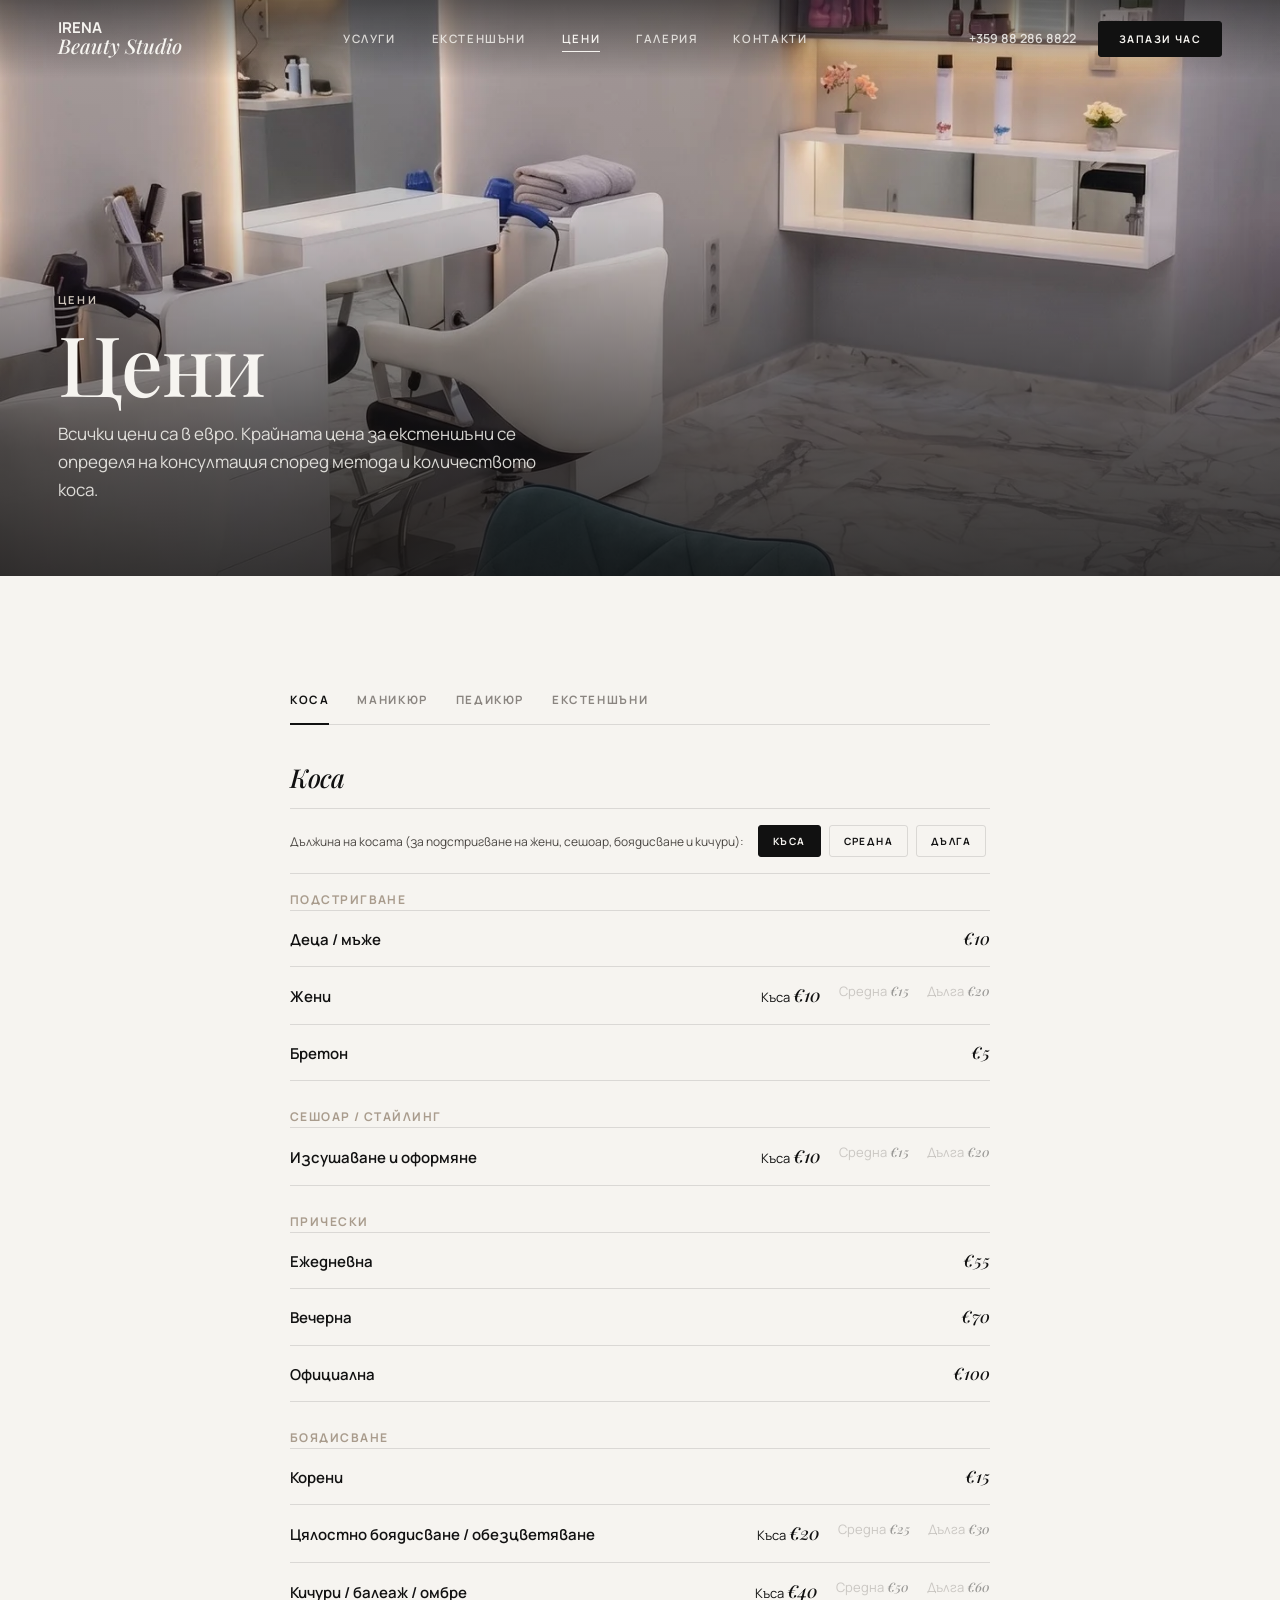
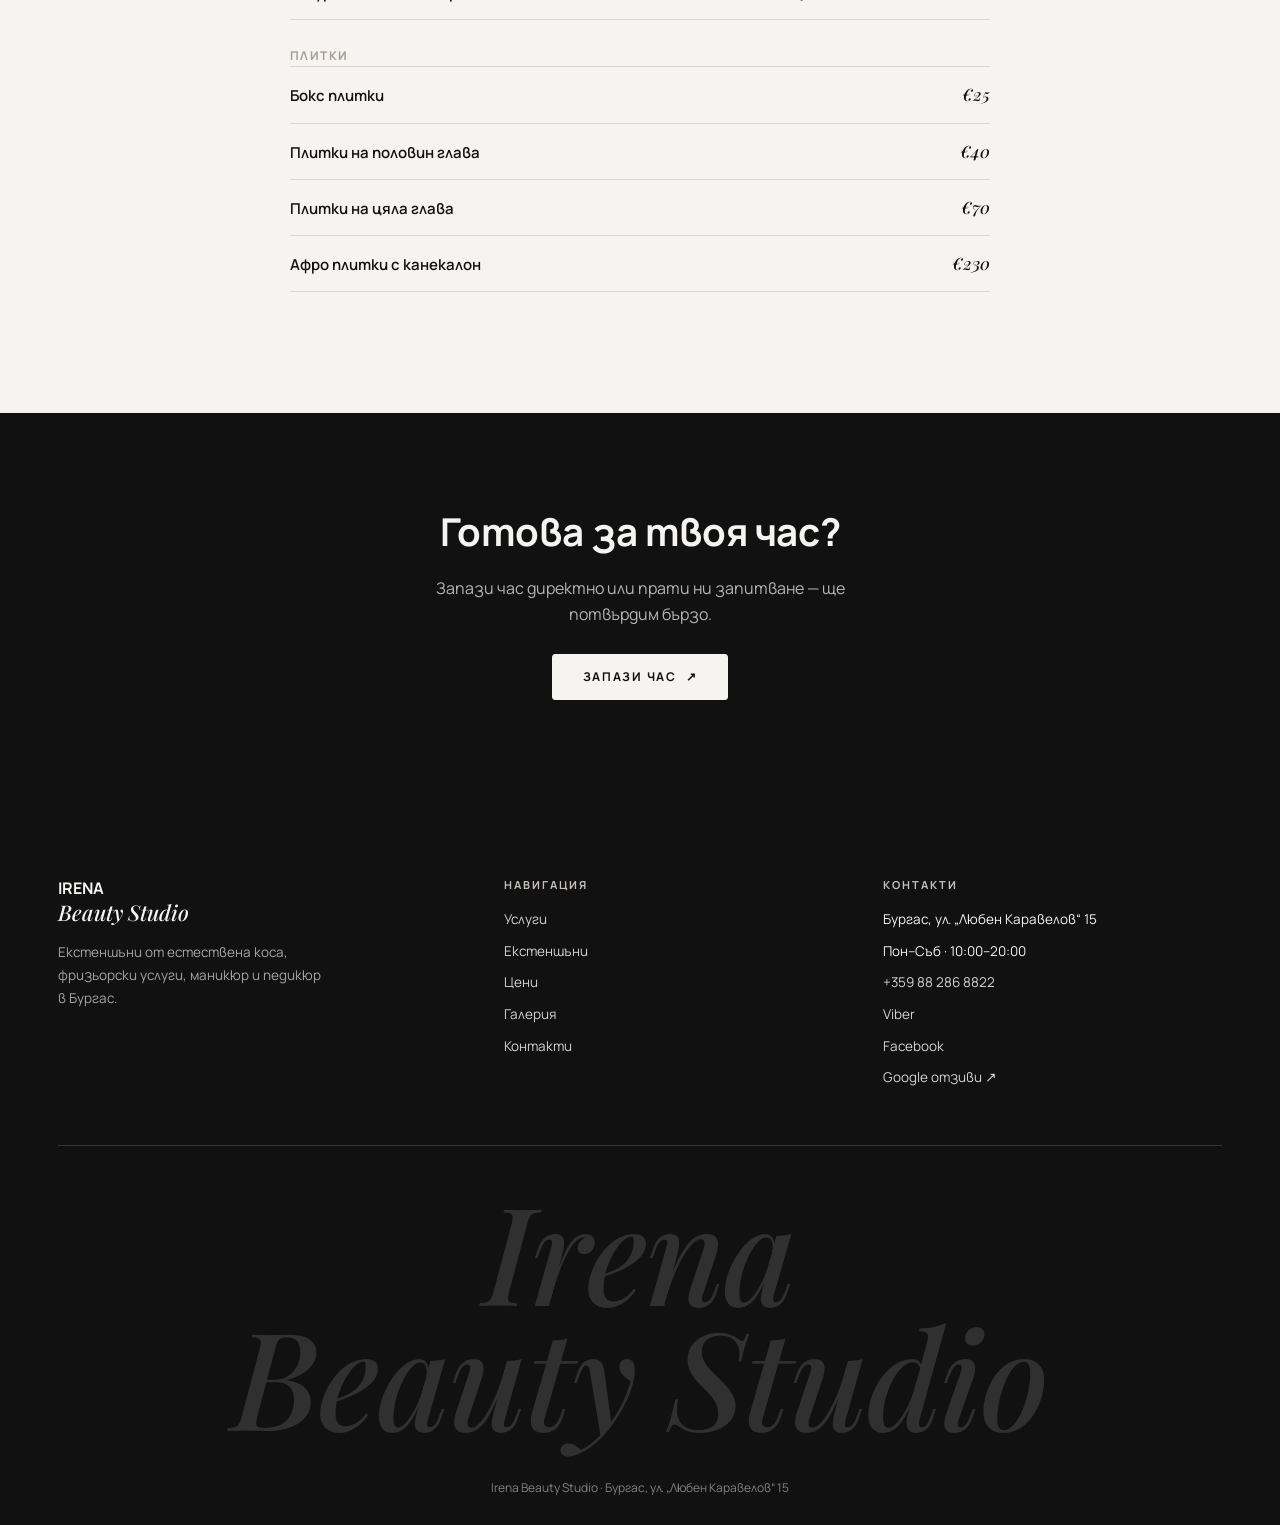
<file: pricing.html>
<!doctype html>
<html lang="bg">
<head>
<meta charset="utf-8">
<meta name="viewport" content="width=device-width,initial-scale=1">
<title>Цени — Irena Beauty Studio</title>
<meta name="description" content="Ценоразпис на Irena Beauty Studio, Бургас — коса, маникюр, педикюр и екстеншъни. Всички цени в евро.">
<link rel="canonical" href="https://viktoriyahristova888-commits.github.io/irenabeautystudio/pricing.html">
<link rel="icon" href="favicon.ico" sizes="any">
<link rel="icon" href="favicon-32x32.png" type="image/png" sizes="32x32">
<link rel="icon" href="favicon-16x16.png" type="image/png" sizes="16x16">
<link rel="apple-touch-icon" href="apple-touch-icon.png">
<link rel="manifest" href="manifest.json">
<meta name="theme-color" content="#111111">
<meta property="og:type" content="website">
<meta property="og:site_name" content="Irena Beauty Studio">
<meta property="og:title" content="Цени — Irena Beauty Studio">
<meta property="og:description" content="Ценоразпис — коса, маникюр, педикюр и екстеншъни. Всички цени в евро.">
<meta property="og:image" content="https://viktoriyahristova888-commits.github.io/irenabeautystudio/images/og-image.jpg">
<meta property="og:url" content="https://viktoriyahristova888-commits.github.io/irenabeautystudio/pricing.html">
<meta property="og:locale" content="bg_BG">
<meta name="twitter:card" content="summary_large_image">
<meta name="twitter:title" content="Цени — Irena Beauty Studio">
<meta name="twitter:image" content="https://viktoriyahristova888-commits.github.io/irenabeautystudio/images/og-image.jpg">
<link rel="preconnect" href="https://fonts.googleapis.com">
<link rel="preconnect" href="https://fonts.gstatic.com" crossorigin>
<link href="https://fonts.googleapis.com/css2?family=Manrope:wght@400;500;600;700;800&family=Playfair+Display:ital,wght@0,500;0,600;1,500&display=swap" rel="stylesheet">
<link rel="stylesheet" href="styles.css">
<style>
.price-tabs{max-width:700px;margin:0 auto}
.length-select{display:flex;align-items:center;gap:14px;flex-wrap:wrap;margin:0 0 20px;padding:16px 0;border-top:1px solid var(--line);border-bottom:1px solid var(--line)}
.length-select__label{font-size:12px;color:#4a4642}
.length-select__group{display:flex;gap:8px}
.length-select__group label{padding:7px 14px}
.panel-title{font-family:var(--serif);font-style:italic;font-weight:500;font-size:26px;color:var(--ink);margin-bottom:10px}
.group-title{font:700 12px/1 var(--sans);letter-spacing:.12em;text-transform:uppercase;color:var(--taupe);margin:30px 0 4px}
.group-title:first-of-type{margin-top:0}
.price-list{list-style:none;margin:0 0 6px;padding:0;border-top:1px solid var(--line)}
.price-row{display:flex;justify-content:space-between;align-items:baseline;gap:16px;padding:14px 0;border-bottom:1px solid var(--line)}
.service-name{font-size:15px;font-weight:600}
.service-name small{display:block;color:#8a8580;font-size:12px;margin-top:3px;line-height:1.4;font-weight:400}
.price{font-family:var(--serif);font-style:italic;font-weight:500;color:var(--ink);font-size:17px;white-space:nowrap;font-variant-numeric:tabular-nums}
.tier-prices{display:flex;gap:18px;flex-wrap:wrap;justify-content:flex-end}
.tier{font-size:13px;color:#8a8580;white-space:nowrap}
.tier b{font-family:var(--serif);font-style:italic;font-weight:500;color:var(--ink);font-variant-numeric:tabular-nums}
.price-row--addon{border-top:1px dashed var(--stone);margin-top:10px;padding-top:22px}
.note{font-size:12.5px;color:#8a8580;max-width:520px;margin-top:24px}
@supports selector(:has(a)){
  .price-tabs:has(#cat-hair:checked) .panel--hair{display:block}
  .price-tabs:has(#cat-mani:checked) .panel--mani{display:block}
  .price-tabs:has(#cat-pedi:checked) .panel--pedi{display:block}
  .price-tabs:has(#cat-ext:checked) .panel--ext{display:block}
  .price-tabs:has(#cat-hair:checked) label[for="cat-hair"],
  .price-tabs:has(#cat-mani:checked) label[for="cat-mani"],
  .price-tabs:has(#cat-pedi:checked) label[for="cat-pedi"],
  .price-tabs:has(#cat-ext:checked) label[for="cat-ext"]{color:var(--ink)}
  .price-tabs:has(#cat-hair:checked) label[for="cat-hair"]:after,
  .price-tabs:has(#cat-mani:checked) label[for="cat-mani"]:after,
  .price-tabs:has(#cat-pedi:checked) label[for="cat-pedi"]:after,
  .price-tabs:has(#cat-ext:checked) label[for="cat-ext"]:after{transform:scaleX(1)}
  .panel--hair:has(#len-short:checked) .tier[data-tier="short"],
  .panel--hair:has(#len-medium:checked) .tier[data-tier="medium"],
  .panel--hair:has(#len-long:checked) .tier[data-tier="long"]{color:var(--ink)}
  .panel--hair:has(#len-short:checked) .tier[data-tier="short"] b,
  .panel--hair:has(#len-medium:checked) .tier[data-tier="medium"] b,
  .panel--hair:has(#len-long:checked) .tier[data-tier="long"] b{font-size:18px}
  .panel--hair:has(#len-short:checked) .tier:not([data-tier="short"]),
  .panel--hair:has(#len-medium:checked) .tier:not([data-tier="medium"]),
  .panel--hair:has(#len-long:checked) .tier:not([data-tier="long"]){opacity:.4}
  .panel--hair:has(#len-short:checked) .length-select__group label[for="len-short"],
  .panel--hair:has(#len-medium:checked) .length-select__group label[for="len-medium"],
  .panel--hair:has(#len-long:checked) .length-select__group label[for="len-long"]{background:var(--ink);border-color:var(--ink);color:var(--ivory)}
}
@media(max-width:760px){
  .price-row{flex-direction:column;align-items:flex-start;gap:6px}
  .tier-prices{justify-content:flex-start}
}
</style>
</head>
<body>

<header class="top">
  <a class="logo" href="index.html">Irena <span>Beauty Studio</span></a>
  <nav class="top__nav" aria-label="Основна навигация">
    <a href="services.html">Услуги</a>
    <a href="extensions.html">Екстеншъни</a>
    <a href="pricing.html" aria-current="page">Цени</a>
    <a href="gallery.html">Галерия</a>
    <a href="contact.html">Контакти</a>
  </nav>
  <div class="top__actions">
    <a class="top__phone" href="tel:+359882868822">+359 88 286 8822</a>
    <a class="btn btn--ink btn--sm" href="contact.html">Запази час</a>
    <button class="nav-toggle" id="navToggle" aria-label="Отвори меню" aria-expanded="false" aria-controls="navOverlay">
      <span></span><span></span>
    </button>
  </div>
</header>
<span id="topSentinel" class="sentinel"></span>

<dialog class="nav-overlay" id="navOverlay">
  <div class="nav-overlay__inner">
    <div class="nav-overlay__top">
      <a class="logo" href="index.html">Irena <span>Beauty Studio</span></a>
      <button class="nav-overlay__close" data-nav-close aria-label="Затвори меню"></button>
    </div>
    <ul class="nav-overlay__links">
      <li><a href="services.html">Услуги</a></li>
      <li><a href="extensions.html">Екстеншъни</a></li>
      <li><a href="pricing.html">Цени</a></li>
      <li><a href="gallery.html">Галерия</a></li>
      <li><a href="contact.html">Контакти</a></li>
    </ul>
    <a class="btn btn--ivory nav-overlay__cta" href="contact.html">Запази час ↗</a>
    <div class="nav-overlay__foot">
      <a href="tel:+359882868822">+359 88 286 8822</a>
      <a href="viber://chat?number=%2B359882868822">Viber</a>
      <a href="https://www.facebook.com/profile.php?id=61592300043325" target="_blank" rel="noopener">Facebook</a>
      <span>Бургас, ул. „Любен Каравелов“ 15</span>
    </div>
  </div>
</dialog>

<section class="hero hero--short">
  <div class="hero__media"><img src="images/hero-pricing.webp" alt="Стилизираща зона в Irena Beauty Studio" width="1424" height="1800" fetchpriority="high"></div>
  <div class="hero__scrim"></div>
  <div class="hero__content">
    <span class="eyebrow">Цени</span>
    <h1>Цени</h1>
    <p class="lead lead--on-dark">Всички цени са в евро. Крайната цена за екстеншъни се определя на консултация според метода и количеството коса.</p>
  </div>
</section>

<section class="section reveal">
  <div class="price-tabs">
    <div class="tabbar">
      <input type="radio" name="cat" id="cat-hair" class="vh-radio" checked><label for="cat-hair" class="tab">Коса</label>
      <input type="radio" name="cat" id="cat-mani" class="vh-radio"><label for="cat-mani" class="tab">Маникюр</label>
      <input type="radio" name="cat" id="cat-pedi" class="vh-radio"><label for="cat-pedi" class="tab">Педикюр</label>
      <input type="radio" name="cat" id="cat-ext" class="vh-radio"><label for="cat-ext" class="tab">Екстеншъни</label>
    </div>

    <div class="panels">

      <div class="panel panel--hair">
        <h3 class="panel-title">Коса</h3>

        <div class="length-select">
          <span class="length-select__label">Дължина на косата (за подстригване на жени, сешоар, боядисване и кичури):</span>
          <span class="length-select__group">
            <input type="radio" name="len" id="len-short" class="vh-radio" checked><label for="len-short" class="tab tab--sm">Къса</label>
            <input type="radio" name="len" id="len-medium" class="vh-radio"><label for="len-medium" class="tab tab--sm">Средна</label>
            <input type="radio" name="len" id="len-long" class="vh-radio"><label for="len-long" class="tab tab--sm">Дълга</label>
          </span>
        </div>

        <h4 class="group-title">Подстригване</h4>
        <ul class="price-list">
          <li class="price-row"><span class="service-name">Деца / мъже</span><span class="price">€10</span></li>
          <li class="price-row"><span class="service-name">Жени</span>
            <span class="tier-prices">
              <span class="tier" data-tier="short">Къса <b>€10</b></span>
              <span class="tier" data-tier="medium">Средна <b>€15</b></span>
              <span class="tier" data-tier="long">Дълга <b>€20</b></span>
            </span>
          </li>
          <li class="price-row"><span class="service-name">Бретон</span><span class="price">€5</span></li>
        </ul>

        <h4 class="group-title">Сешоар / стайлинг</h4>
        <ul class="price-list">
          <li class="price-row"><span class="service-name">Изсушаване и оформяне</span>
            <span class="tier-prices">
              <span class="tier" data-tier="short">Къса <b>€10</b></span>
              <span class="tier" data-tier="medium">Средна <b>€15</b></span>
              <span class="tier" data-tier="long">Дълга <b>€20</b></span>
            </span>
          </li>
        </ul>

        <h4 class="group-title">Прически</h4>
        <ul class="price-list">
          <li class="price-row"><span class="service-name">Ежедневна</span><span class="price">€55</span></li>
          <li class="price-row"><span class="service-name">Вечерна</span><span class="price">€70</span></li>
          <li class="price-row"><span class="service-name">Официална</span><span class="price">€100</span></li>
        </ul>

        <h4 class="group-title">Боядисване</h4>
        <ul class="price-list">
          <li class="price-row"><span class="service-name">Корени</span><span class="price">€15</span></li>
          <li class="price-row"><span class="service-name">Цялостно боядисване / обезцветяване</span>
            <span class="tier-prices">
              <span class="tier" data-tier="short">Къса <b>€20</b></span>
              <span class="tier" data-tier="medium">Средна <b>€25</b></span>
              <span class="tier" data-tier="long">Дълга <b>€30</b></span>
            </span>
          </li>
          <li class="price-row"><span class="service-name">Кичури / балеаж / омбре</span>
            <span class="tier-prices">
              <span class="tier" data-tier="short">Къса <b>€40</b></span>
              <span class="tier" data-tier="medium">Средна <b>€50</b></span>
              <span class="tier" data-tier="long">Дълга <b>€60</b></span>
            </span>
          </li>
        </ul>

        <h4 class="group-title">Плитки</h4>
        <ul class="price-list">
          <li class="price-row"><span class="service-name">Бокс плитки</span><span class="price">€25</span></li>
          <li class="price-row"><span class="service-name">Плитки на половин глава</span><span class="price">€40</span></li>
          <li class="price-row"><span class="service-name">Плитки на цяла глава</span><span class="price">€70</span></li>
          <li class="price-row"><span class="service-name">Афро плитки с канекалон</span><span class="price">€230</span></li>
        </ul>
      </div>

      <div class="panel panel--mani">
        <h3 class="panel-title">Маникюр</h3>
        <ul class="price-list">
          <li class="price-row"><span class="service-name">Свалящ гел лак</span><span class="price">€5</span></li>
          <li class="price-row"><span class="service-name">Оформяне и грижа за кожички</span><span class="price">€10</span></li>
          <li class="price-row"><span class="service-name">Гел лак</span><span class="price">€10</span></li>
          <li class="price-row"><span class="service-name">Гел с гел лак</span><span class="price">€15</span></li>
          <li class="price-row"><span class="service-name">Изграждане с типс</span><span class="price">€30</span></li>
          <li class="price-row"><span class="service-name">Изграждане с форма (скулптуриране)</span><span class="price">€40</span></li>
          <li class="price-row"><span class="service-name">Поддръжка / допълване</span><span class="price">€25</span></li>
          <li class="price-row price-row--addon"><span class="service-name">+ Nail art <small>добавка към маникюр или педикюр</small></span><span class="price">€5</span></li>
        </ul>
      </div>

      <div class="panel panel--pedi">
        <h3 class="panel-title">Педикюр</h3>
        <ul class="price-list">
          <li class="price-row"><span class="service-name">Свалящ гел лак</span><span class="price">€5</span></li>
          <li class="price-row"><span class="service-name">Оформяне и грижа за кожички</span><span class="price">€10</span></li>
          <li class="price-row"><span class="service-name">Гел лак</span><span class="price">€10</span></li>
          <li class="price-row"><span class="service-name">Пълен педикюр <small>оформяне, почистване, премахване на загрубяла кожа и гел лак</small></span><span class="price">€60</span></li>
          <li class="price-row price-row--addon"><span class="service-name">+ Nail art <small>добавка към маникюр или педикюр</small></span><span class="price">€5</span></li>
        </ul>
      </div>

      <div class="panel panel--ext">
        <h3 class="panel-title">Екстеншъни</h3>
        <ul class="price-list">
          <li class="price-row"><span class="service-name">Консултация и план</span><span class="price">Безплатно</span></li>
          <li class="price-row"><span class="service-name">V-Light UV · поставяне</span><span class="price">от €150</span></li>
          <li class="price-row"><span class="service-name">Поддръжка</span><span class="price">от €60</span></li>
          <li class="price-row"><span class="service-name">Сваляне</span><span class="price">от €30</span></li>
        </ul>
        <p class="note">Точната цена зависи от метода, дължината и количеството коса — определя се на консултацията.</p>
      </div>

    </div>
  </div>
</section>

<div class="cta-band reveal">
  <h2>Готова за твоя час?</h2>
  <p class="lead">Запази час директно или прати ни запитване — ще потвърдим бързо.</p>
  <a class="btn btn--ivory" href="contact.html">Запази час <span class="arrow">↗</span></a>
</div>

<footer class="foot">
  <div class="foot__grid">
    <div class="foot__brand">
      <a class="logo" href="index.html">Irena <span>Beauty Studio</span></a>
      <p>Екстеншъни от естествена коса, фризьорски услуги, маникюр и педикюр в Бургас.</p>
    </div>
    <div>
      <h4>Навигация</h4>
      <ul class="foot__list">
        <li><a href="services.html">Услуги</a></li>
        <li><a href="extensions.html">Екстеншъни</a></li>
        <li><a href="pricing.html">Цени</a></li>
        <li><a href="gallery.html">Галерия</a></li>
        <li><a href="contact.html">Контакти</a></li>
      </ul>
    </div>
    <div>
      <h4>Контакти</h4>
      <ul class="foot__list">
        <li>Бургас, ул. „Любен Каравелов“ 15</li>
        <li>Пон–Съб · 10:00–20:00</li>
        <li><a href="tel:+359882868822">+359 88 286 8822</a></li>
        <li><a href="viber://chat?number=%2B359882868822">Viber</a></li>
        <li><a href="https://www.facebook.com/profile.php?id=61592300043325" target="_blank" rel="noopener">Facebook</a></li>
        <li><a href="https://www.google.com/maps/place/Irena+Beauty+Studio/@42.4995129,27.4697753,17z/data=!3m1!4b1!4m6!3m5!1s0x40a69512928afc09:0x32889e9de14c91b3!8m2!3d42.4995129!4d27.4697753!16s%2Fg%2F11ntpxrgth" target="_blank" rel="noopener">Google отзиви ↗</a></li>
      </ul>
    </div>
  </div>
  <span class="foot__wordmark">Irena<br>Beauty Studio</span>
  <div class="foot__bottom">Irena Beauty Studio · Бургас, ул. „Любен Каравелов“ 15</div>
</footer>

<div class="book-bar"><a class="btn btn--ink" href="contact.html">Запази час <span class="arrow">↗</span></a></div>

<script>
(function(){
  const reduceMotion = window.matchMedia('(prefers-reduced-motion: reduce)').matches;
  if (!reduceMotion && 'IntersectionObserver' in window) {
    const io = new IntersectionObserver(entries => {
      entries.forEach(e => { if (e.isIntersecting) { e.target.classList.add('is-visible'); io.unobserve(e.target); } });
    }, {threshold: .12});
    document.querySelectorAll('.reveal').forEach(el => io.observe(el));
  } else {
    document.querySelectorAll('.reveal').forEach(el => el.classList.add('is-visible'));
  }
})();

const hashCat = location.hash.replace('#', '');
if (['cat-hair', 'cat-mani', 'cat-pedi', 'cat-ext'].includes(hashCat)) {
  const radio = document.getElementById(hashCat);
  if (radio) radio.checked = true;
}

(function(){
  const topBar = document.querySelector('.top');
  const sentinel = document.getElementById('topSentinel');
  if (topBar && sentinel && 'IntersectionObserver' in window) {
    const hio = new IntersectionObserver(([e]) => {
      topBar.classList.toggle('top--solid', !e.isIntersecting);
    }, {threshold: 0});
    hio.observe(sentinel);
  }
})();

(function(){
  const navToggle = document.getElementById('navToggle');
  const navOverlay = document.getElementById('navOverlay');
  if (!navToggle || !navOverlay) return;
  const openNav = () => { navOverlay.showModal(); navToggle.setAttribute('aria-expanded','true'); };
  const closeNav = () => { navOverlay.close(); };
  navToggle.addEventListener('click', openNav);
  navOverlay.querySelectorAll('[data-nav-close], a').forEach(el => el.addEventListener('click', closeNav));
  navOverlay.addEventListener('click', e => { if (e.target === navOverlay) closeNav(); });
  navOverlay.addEventListener('close', () => navToggle.setAttribute('aria-expanded','false'));
})();
</script>
</body>
</html>
</file>
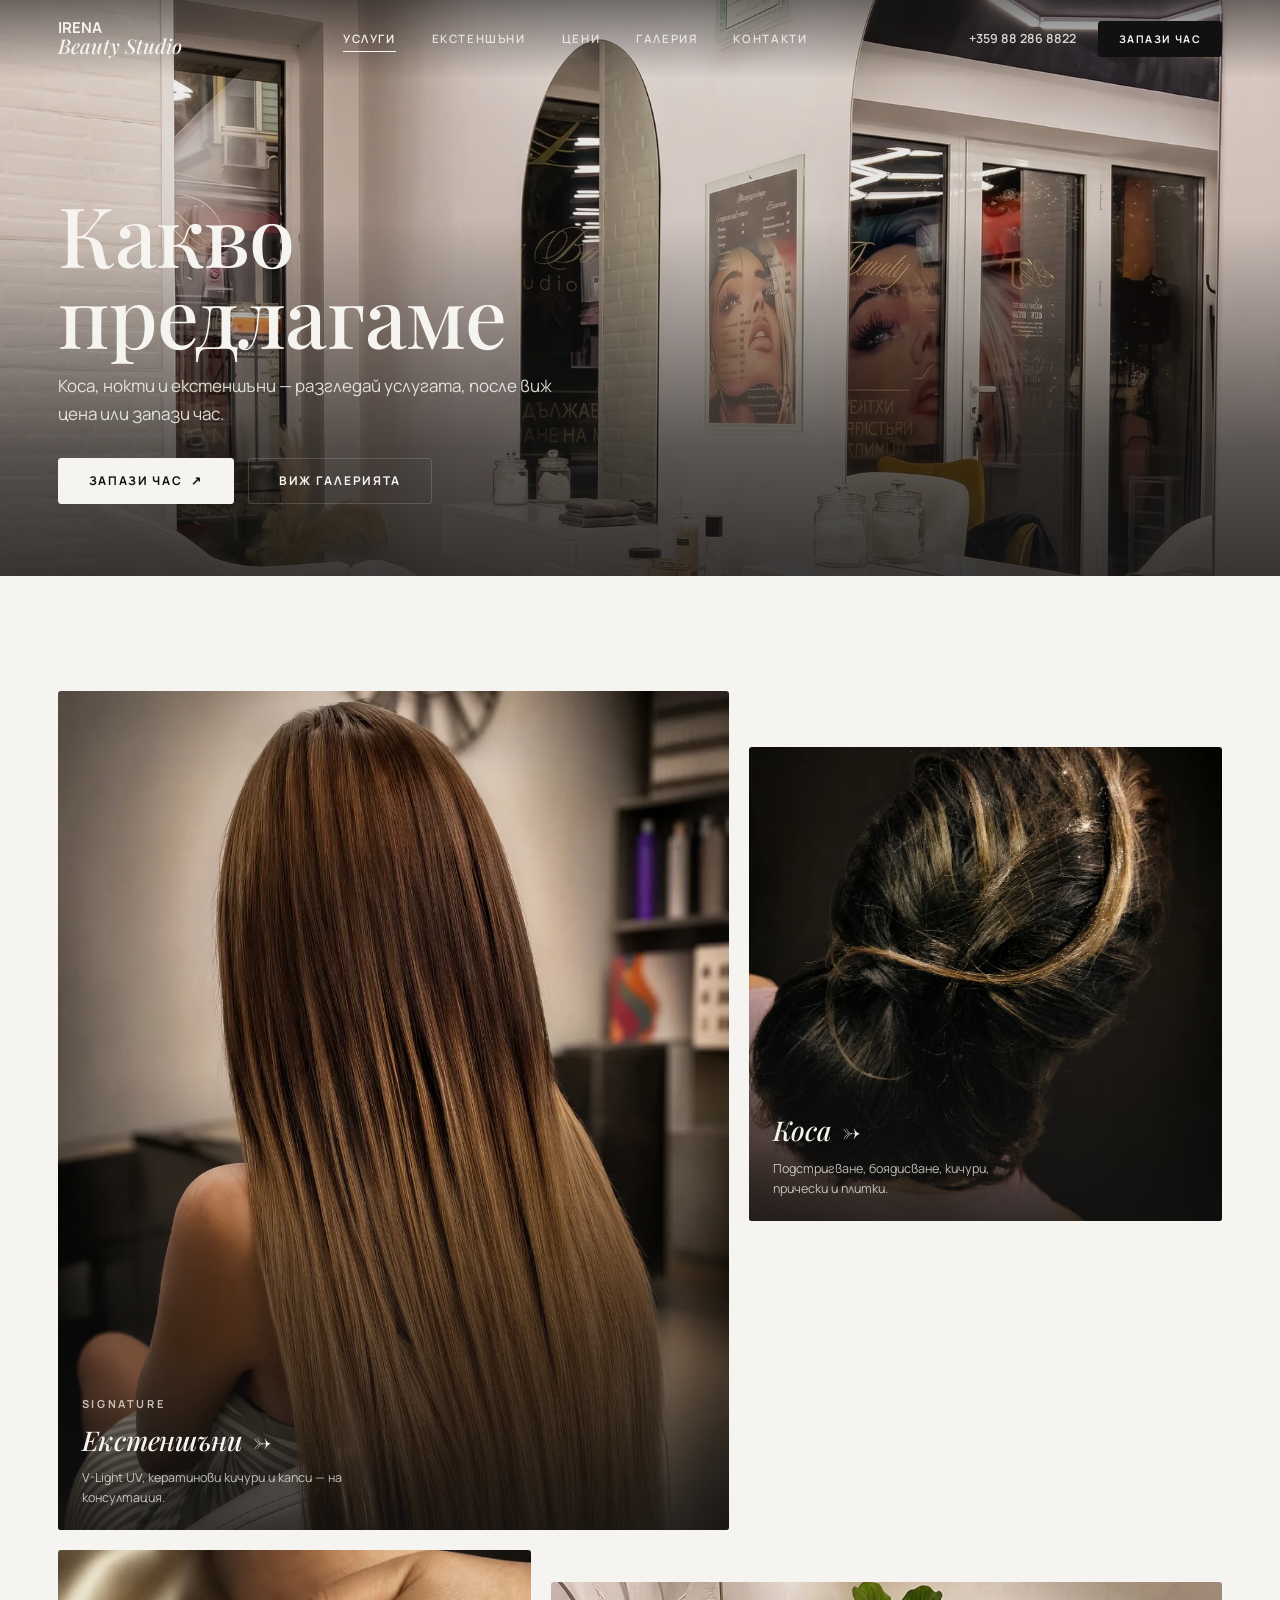
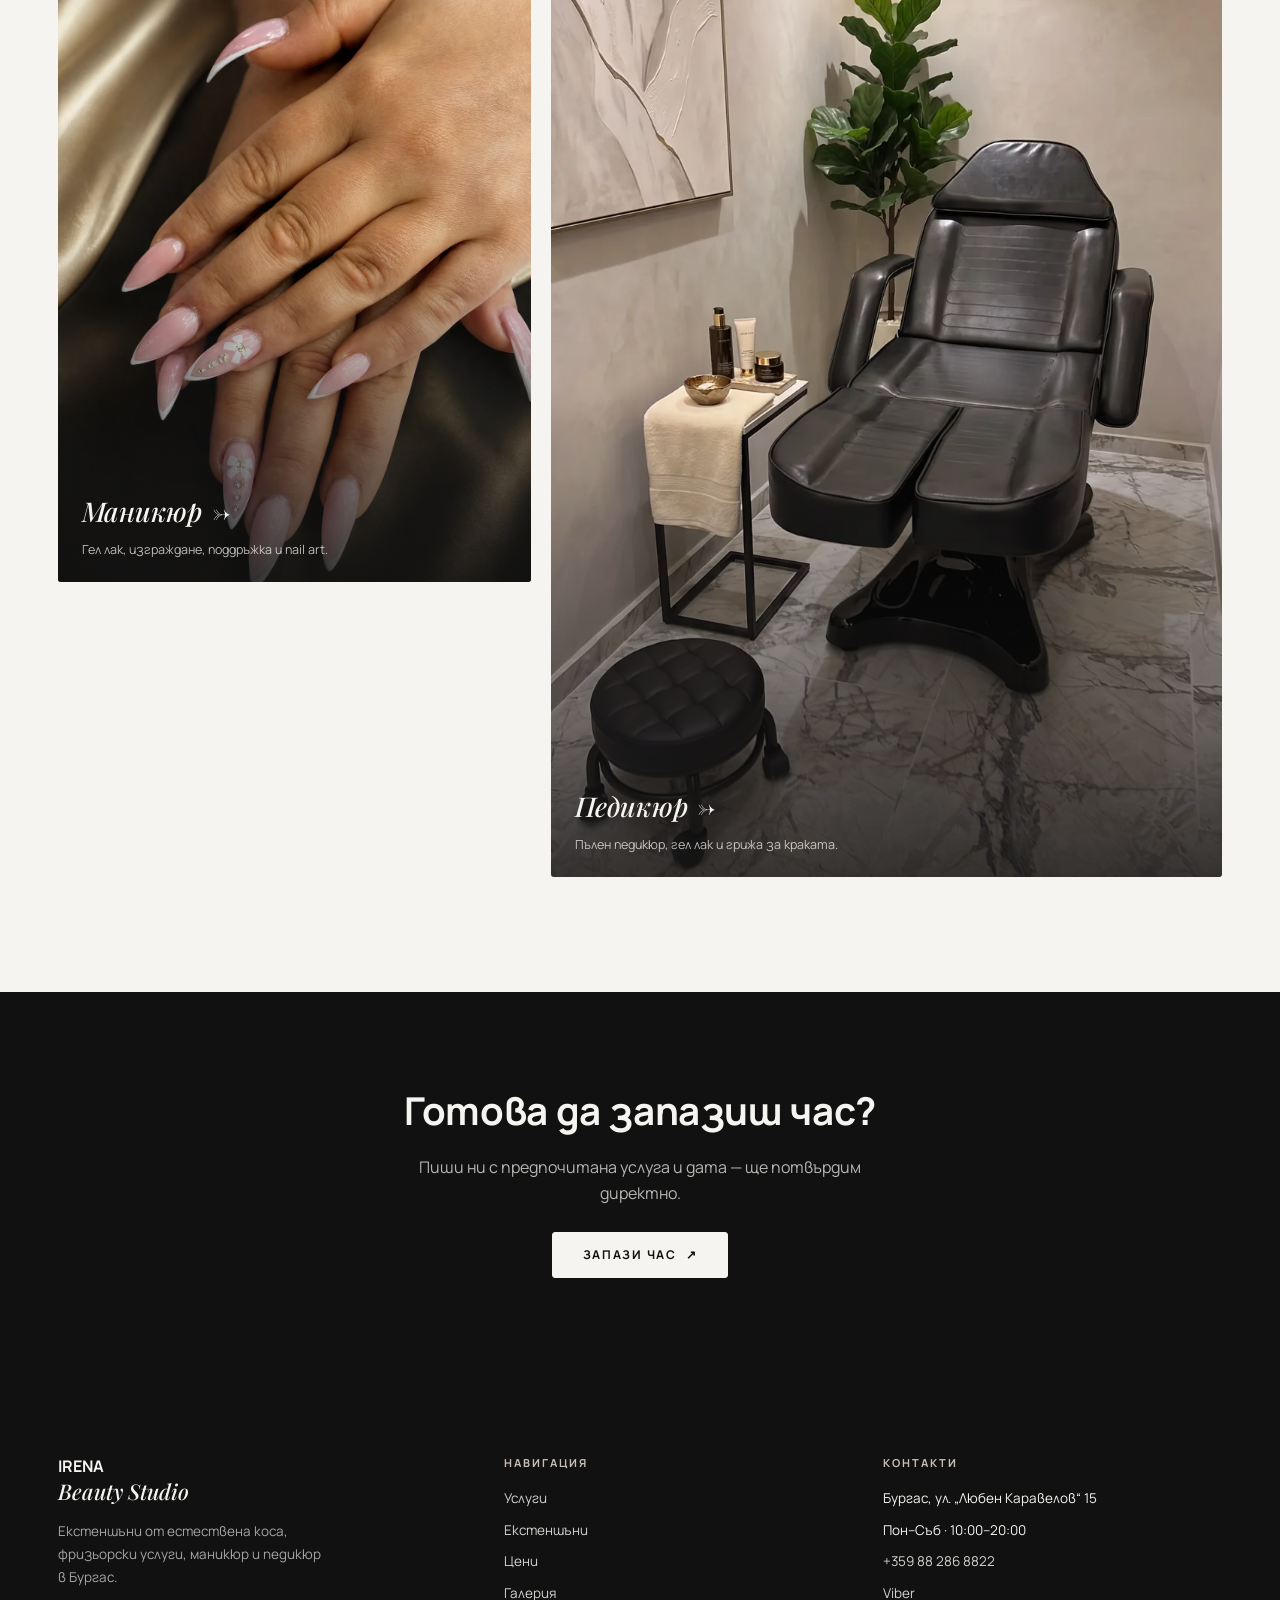
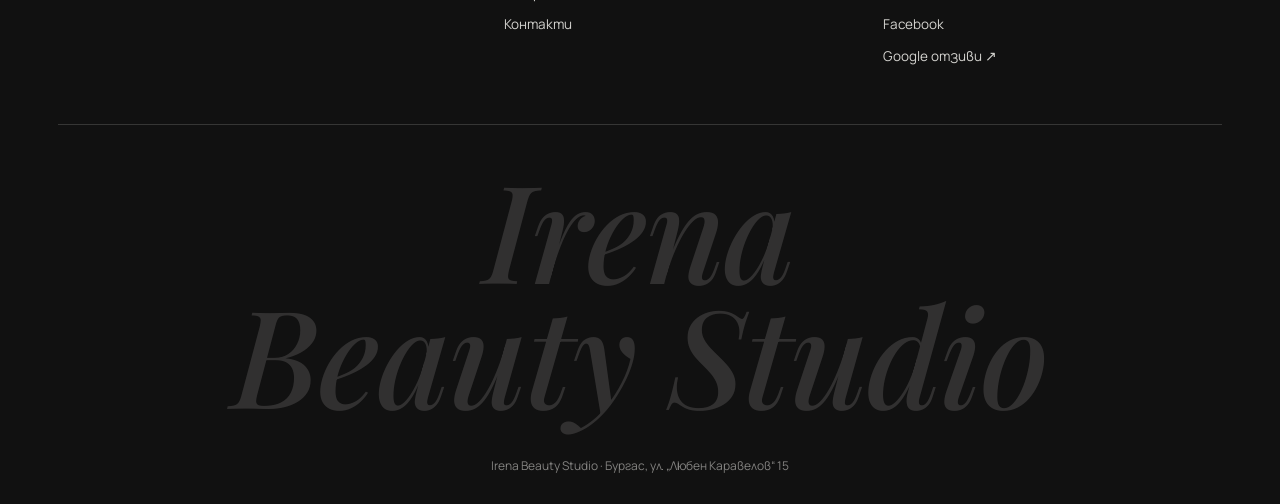
<file: services.html>
<!doctype html>
<html lang="bg">
<head>
<meta charset="utf-8">
<meta name="viewport" content="width=device-width,initial-scale=1">
<title>Услуги — Irena Beauty Studio</title>
<meta name="description" content="Услугите на Irena Beauty Studio, Бургас — коса и прически, маникюр, педикюр и екстеншъни от естествена коса.">
<link rel="canonical" href="https://viktoriyahristova888-commits.github.io/irenabeautystudio/services.html">
<link rel="icon" href="favicon.ico" sizes="any">
<link rel="icon" href="favicon-32x32.png" type="image/png" sizes="32x32">
<link rel="icon" href="favicon-16x16.png" type="image/png" sizes="16x16">
<link rel="apple-touch-icon" href="apple-touch-icon.png">
<link rel="manifest" href="manifest.json">
<meta name="theme-color" content="#111111">
<meta property="og:type" content="website">
<meta property="og:site_name" content="Irena Beauty Studio">
<meta property="og:title" content="Услуги — Irena Beauty Studio">
<meta property="og:description" content="Коса и прически, маникюр, педикюр и екстеншъни от естествена коса.">
<meta property="og:image" content="https://viktoriyahristova888-commits.github.io/irenabeautystudio/images/og-image.jpg">
<meta property="og:url" content="https://viktoriyahristova888-commits.github.io/irenabeautystudio/services.html">
<meta property="og:locale" content="bg_BG">
<meta name="twitter:card" content="summary_large_image">
<meta name="twitter:title" content="Услуги — Irena Beauty Studio">
<meta name="twitter:image" content="https://viktoriyahristova888-commits.github.io/irenabeautystudio/images/og-image.jpg">
<link rel="preconnect" href="https://fonts.googleapis.com">
<link rel="preconnect" href="https://fonts.gstatic.com" crossorigin>
<link href="https://fonts.googleapis.com/css2?family=Manrope:wght@400;500;600;700;800&family=Playfair+Display:ital,wght@0,500;0,600;1,500&display=swap" rel="stylesheet">
<link rel="stylesheet" href="styles.css">
</head>
<body>

<header class="top">
  <a class="logo" href="index.html">Irena <span>Beauty Studio</span></a>
  <nav class="top__nav" aria-label="Основна навигация">
    <a href="services.html" aria-current="page">Услуги</a>
    <a href="extensions.html">Екстеншъни</a>
    <a href="pricing.html">Цени</a>
    <a href="gallery.html">Галерия</a>
    <a href="contact.html">Контакти</a>
  </nav>
  <div class="top__actions">
    <a class="top__phone" href="tel:+359882868822">+359 88 286 8822</a>
    <a class="btn btn--ink btn--sm" href="contact.html">Запази час</a>
    <button class="nav-toggle" id="navToggle" aria-label="Отвори меню" aria-expanded="false" aria-controls="navOverlay">
      <span></span><span></span>
    </button>
  </div>
</header>
<span id="topSentinel" class="sentinel"></span>

<dialog class="nav-overlay" id="navOverlay">
  <div class="nav-overlay__inner">
    <div class="nav-overlay__top">
      <a class="logo" href="index.html">Irena <span>Beauty Studio</span></a>
      <button class="nav-overlay__close" data-nav-close aria-label="Затвори меню"></button>
    </div>
    <ul class="nav-overlay__links">
      <li><a href="services.html">Услуги</a></li>
      <li><a href="extensions.html">Екстеншъни</a></li>
      <li><a href="pricing.html">Цени</a></li>
      <li><a href="gallery.html">Галерия</a></li>
      <li><a href="contact.html">Контакти</a></li>
    </ul>
    <a class="btn btn--ivory nav-overlay__cta" href="contact.html">Запази час ↗</a>
    <div class="nav-overlay__foot">
      <a href="tel:+359882868822">+359 88 286 8822</a>
      <a href="viber://chat?number=%2B359882868822">Viber</a>
      <a href="https://www.facebook.com/profile.php?id=61592300043325" target="_blank" rel="noopener">Facebook</a>
      <span>Бургас, ул. „Любен Каравелов“ 15</span>
    </div>
  </div>
</dialog>

<section class="hero hero--short">
  <div class="hero__media"><img src="images/hero-services.webp" alt="Стилизираща зона с арковидни огледала в Irena Beauty Studio" width="1800" height="1800" fetchpriority="high"></div>
  <div class="hero__scrim"></div>
  <div class="hero__content">
    <span class="eyebrow">Услуги</span>
    <h1>Какво предлагаме</h1>
    <p class="lead lead--on-dark">Коса, нокти и екстеншъни — разгледай услугата, после виж цена или запази час.</p>
    <div class="hero__actions">
      <a class="btn btn--ivory" href="contact.html">Запази час <span class="arrow">↗</span></a>
      <a class="btn btn--outline-ivory" href="gallery.html">Виж галерията</a>
    </div>
  </div>
</section>

<section class="section reveal">
  <div class="mosaic">
    <a class="mosaic__tile mosaic__tile--a" href="extensions.html">
      <img src="images/gallery/g41.webp" alt="Екстеншъни от естествена коса" width="1100" height="1467" loading="lazy">
      <span class="mosaic__label">
        <span class="eyebrow">Signature</span>
        <h3>Екстеншъни <span class="arrow">→</span></h3>
        <p>V-Light UV, кератинови кичури и капси — на консултация.</p>
      </span>
    </a>
    <a class="mosaic__tile mosaic__tile--b" href="pricing.html#cat-hair">
      <img src="images/gallery/g49.webp" alt="Коса и прически" width="1100" height="1467" loading="lazy">
      <span class="mosaic__label">
        <h3>Коса <span class="arrow">→</span></h3>
        <p>Подстригване, боядисване, кичури, прически и плитки.</p>
      </span>
    </a>
    <a class="mosaic__tile mosaic__tile--c" href="pricing.html#cat-mani">
      <img src="images/gallery/g64.webp" alt="Маникюр" width="1100" height="1467" loading="lazy">
      <span class="mosaic__label">
        <h3>Маникюр <span class="arrow">→</span></h3>
        <p>Гел лак, изграждане, поддръжка и nail art.</p>
      </span>
    </a>
    <a class="mosaic__tile mosaic__tile--d" href="pricing.html#cat-pedi">
      <img src="images/pedicure.webp" alt="Педикюр" width="893" height="1600" loading="lazy">
      <span class="mosaic__label">
        <h3>Педикюр <span class="arrow">→</span></h3>
        <p>Пълен педикюр, гел лак и грижа за краката.</p>
      </span>
    </a>
  </div>
</section>

<div class="cta-band reveal">
  <h2>Готова да запазиш час?</h2>
  <p class="lead">Пиши ни с предпочитана услуга и дата — ще потвърдим директно.</p>
  <a class="btn btn--ivory" href="contact.html">Запази час <span class="arrow">↗</span></a>
</div>

<footer class="foot">
  <div class="foot__grid">
    <div class="foot__brand">
      <a class="logo" href="index.html">Irena <span>Beauty Studio</span></a>
      <p>Екстеншъни от естествена коса, фризьорски услуги, маникюр и педикюр в Бургас.</p>
    </div>
    <div>
      <h4>Навигация</h4>
      <ul class="foot__list">
        <li><a href="services.html">Услуги</a></li>
        <li><a href="extensions.html">Екстеншъни</a></li>
        <li><a href="pricing.html">Цени</a></li>
        <li><a href="gallery.html">Галерия</a></li>
        <li><a href="contact.html">Контакти</a></li>
      </ul>
    </div>
    <div>
      <h4>Контакти</h4>
      <ul class="foot__list">
        <li>Бургас, ул. „Любен Каравелов“ 15</li>
        <li>Пон–Съб · 10:00–20:00</li>
        <li><a href="tel:+359882868822">+359 88 286 8822</a></li>
        <li><a href="viber://chat?number=%2B359882868822">Viber</a></li>
        <li><a href="https://www.facebook.com/profile.php?id=61592300043325" target="_blank" rel="noopener">Facebook</a></li>
        <li><a href="https://www.google.com/maps/place/Irena+Beauty+Studio/@42.4995129,27.4697753,17z/data=!3m1!4b1!4m6!3m5!1s0x40a69512928afc09:0x32889e9de14c91b3!8m2!3d42.4995129!4d27.4697753!16s%2Fg%2F11ntpxrgth" target="_blank" rel="noopener">Google отзиви ↗</a></li>
      </ul>
    </div>
  </div>
  <span class="foot__wordmark">Irena<br>Beauty Studio</span>
  <div class="foot__bottom">Irena Beauty Studio · Бургас, ул. „Любен Каравелов“ 15</div>
</footer>

<div class="book-bar"><a class="btn btn--ink" href="contact.html">Запази час <span class="arrow">↗</span></a></div>

<script>
(function(){
  const reduceMotion = window.matchMedia('(prefers-reduced-motion: reduce)').matches;
  if (!reduceMotion && 'IntersectionObserver' in window) {
    const io = new IntersectionObserver(entries => {
      entries.forEach(e => { if (e.isIntersecting) { e.target.classList.add('is-visible'); io.unobserve(e.target); } });
    }, {threshold: .12});
    document.querySelectorAll('.reveal').forEach(el => io.observe(el));
  } else {
    document.querySelectorAll('.reveal').forEach(el => el.classList.add('is-visible'));
  }
})();

(function(){
  const topBar = document.querySelector('.top');
  const sentinel = document.getElementById('topSentinel');
  if (topBar && sentinel && 'IntersectionObserver' in window) {
    const hio = new IntersectionObserver(([e]) => {
      topBar.classList.toggle('top--solid', !e.isIntersecting);
    }, {threshold: 0});
    hio.observe(sentinel);
  }
})();

(function(){
  const navToggle = document.getElementById('navToggle');
  const navOverlay = document.getElementById('navOverlay');
  if (!navToggle || !navOverlay) return;
  const openNav = () => { navOverlay.showModal(); navToggle.setAttribute('aria-expanded','true'); };
  const closeNav = () => { navOverlay.close(); };
  navToggle.addEventListener('click', openNav);
  navOverlay.querySelectorAll('[data-nav-close], a').forEach(el => el.addEventListener('click', closeNav));
  navOverlay.addEventListener('click', e => { if (e.target === navOverlay) closeNav(); });
  navOverlay.addEventListener('close', () => navToggle.setAttribute('aria-expanded','false'));
})();
</script>
</body>
</html>
</file>
<file: styles.css>
/* ===========================================================
   Irena Beauty Studio — editorial design system
   =========================================================== */

:root{
  --ink:#111111;
  --ink-soft:#1b1b1b;
  --ivory:#f6f4f0;
  --white:#ffffff;
  --stone:#c8c0b7;
  --taupe:#a99c8d;
  --line:rgba(17,17,17,.12);
  --line-dark:rgba(246,244,240,.16);
  --serif:'Playfair Display',Georgia,serif;
  --sans:'Manrope',Arial,sans-serif;
  --radius:3px;
  --container:1440px;
  --container-narrow:900px;
  --gutter:clamp(20px,4.5vw,64px);
  --header-h:78px;
  --header-h-mobile:60px;
  --book-bar-h:48px;
}

*{box-sizing:border-box}
html{scroll-behavior:smooth}
@media(prefers-reduced-motion:reduce){
  html{scroll-behavior:auto}
  *{transition-duration:.01ms!important;animation-duration:.01ms!important;scroll-behavior:auto!important}
}
body{margin:0;background:var(--ivory);color:var(--ink);font-family:var(--sans);font-size:16px;line-height:1.6;-webkit-font-smoothing:antialiased;text-rendering:optimizeLegibility}
button,a{font:inherit;color:inherit}
a{text-decoration:none}
button{border:0;background:none;cursor:pointer;padding:0}
img{max-width:100%;display:block}
ul,ol{margin:0}
:focus-visible{outline:2px solid var(--ink);outline-offset:3px}
[hidden]{display:none!important}

/* ---------- type ---------- */
h1,h2,h3,h4{font-family:var(--sans);font-weight:700;letter-spacing:-.01em;text-wrap:balance;margin:0;color:var(--ink)}
.eyebrow{font-family:var(--sans);font-size:11px;letter-spacing:.24em;text-transform:uppercase;color:var(--taupe);font-weight:700;display:block}
.lead{max-width:52ch;color:#4a4642;line-height:1.65;margin:16px 0 0;font-size:16px}
.lead--on-dark{color:rgba(246,244,240,.86);font-size:17px}
.num{font-family:var(--serif);font-style:italic;font-variant-numeric:tabular-nums}

/* ---------- layout ---------- */
.container{max-width:var(--container);margin:0 auto;padding:0 var(--gutter)}
.container--narrow{max-width:var(--container-narrow)}
.section{padding:clamp(56px,9vw,120px) var(--gutter);max-width:var(--container);margin:0 auto}
.section--dark{background:var(--ink);color:var(--ivory)}
.section--dark h1,.section--dark h2,.section--dark h3,.section--dark h4{color:var(--ivory)}
.section--dark .eyebrow{color:var(--stone)}
.section--dark .lead{color:rgba(246,244,240,.72)}
.section-head{max-width:640px;margin:0 0 40px}
.section-head h2{font-size:clamp(1.9rem,4vw,3rem);margin-top:10px;line-height:1.05}
.section-head--center{margin-left:auto;margin-right:auto;text-align:center}
.section-lead{color:#4a4642;margin-top:14px;font-size:15px;max-width:60ch}
.section--dark .section-lead{color:rgba(246,244,240,.68)}

/* ---------- visually hidden (radio inputs / honeypot) ---------- */
.vh-radio{position:absolute;width:1px;height:1px;overflow:hidden;opacity:0;pointer-events:none;white-space:nowrap;clip:rect(0 0 0 0)}

/* ---------- buttons ---------- */
.btn{display:inline-flex;align-items:center;justify-content:center;gap:9px;padding:16px 30px;border-radius:var(--radius);font:700 12px/1 var(--sans);letter-spacing:.14em;text-transform:uppercase;transition:background .25s ease,color .25s ease,border-color .25s ease;white-space:nowrap}
.btn .arrow{transition:transform .25s cubic-bezier(.2,.8,.2,1);display:inline-block}
.btn:hover .arrow{transform:translateX(4px)}
.btn--sm{padding:12px 20px;font-size:10.5px}

.btn--ink{background:var(--ink);color:var(--ivory);border:1px solid var(--ink)}
.btn--ink:hover{background:var(--ink-soft);border-color:var(--ink-soft)}

.btn--ivory{background:var(--ivory);color:var(--ink);border:1px solid var(--ivory)}
.btn--ivory:hover{background:var(--white)}

.btn--outline-ink{background:transparent;color:var(--ink);border:1px solid var(--line)}
.btn--outline-ink:hover{border-color:var(--ink)}

.btn--outline-ivory{background:transparent;color:var(--ivory);border:1px solid var(--line-dark)}
.btn--outline-ivory:hover{border-color:var(--ivory)}

.btn--text{padding:0;border:0;background:none;gap:7px;font:700 12px/1 var(--sans);letter-spacing:.12em;text-transform:uppercase}
.btn--text .arrow{transform:translateX(0)}
.btn--text:hover .arrow{transform:translateX(4px)}

/* ---------- header ---------- */
.sentinel{position:absolute;top:0;height:1px;width:1px}
.top{position:fixed;top:0;left:0;right:0;z-index:60;display:flex;align-items:center;justify-content:space-between;gap:24px;padding:0 var(--gutter);height:var(--header-h);color:var(--ivory);transition:background-color .35s ease,border-color .35s ease,color .35s ease,height .35s ease}
.top:before{content:'';position:absolute;inset:0;background:linear-gradient(180deg,rgba(17,17,17,.55),rgba(17,17,17,0));z-index:-1;opacity:1;transition:opacity .35s ease}
.top--solid{background:rgba(246,244,240,.94);backdrop-filter:blur(10px);color:var(--ink);border-bottom:1px solid var(--line);height:calc(var(--header-h) - 12px)}
.top--solid:before{opacity:0}
.logo{font:700 15px/1 var(--sans);letter-spacing:.01em;color:inherit;text-transform:uppercase}
.logo span{display:block;font-family:var(--serif);font-style:italic;font-weight:500;text-transform:none;letter-spacing:0;font-size:1.35em;line-height:1.1}

.top__nav{display:flex;gap:36px;align-items:center}
.top__nav a{font-size:11.5px;letter-spacing:.14em;text-transform:uppercase;font-weight:600;color:inherit;opacity:.82;position:relative;padding:4px 0}
.top__nav a:after{content:'';position:absolute;left:0;right:100%;bottom:0;height:1px;background:currentColor;transition:right .25s ease}
.top__nav a:hover,.top__nav a[aria-current]{opacity:1}
.top__nav a:hover:after,.top__nav a[aria-current]:after{right:0}

.top__actions{display:flex;align-items:center;gap:22px}
.top__phone{font-size:12.5px;font-weight:600;color:inherit;opacity:.85;white-space:nowrap}
.top__phone:hover{opacity:1}
.nav-toggle{display:none;flex-direction:column;justify-content:center;gap:5px;width:34px;height:34px;color:inherit}
.nav-toggle span{display:block;width:22px;height:1.5px;background:currentColor;transition:transform .25s ease,opacity .25s ease}

@media(max-width:880px){
  .top__nav{display:none}
  .top__phone{display:none}
  .nav-toggle{display:flex}
}
@media(max-width:760px){
  .top{padding:0 20px;height:var(--header-h-mobile)}
  .top--solid{height:calc(var(--header-h-mobile) - 6px)}
}

/* ---------- mobile nav overlay ---------- */
dialog.nav-overlay{position:fixed;inset:0;width:100%;height:100dvh;height:100vh;max-width:none;max-height:none;margin:0;padding:0;border:0;background:var(--ink);color:var(--ivory)}
dialog.nav-overlay::backdrop{background:rgba(17,17,17,.7)}
.nav-overlay__inner{display:flex;flex-direction:column;height:100%;padding:20px 24px calc(24px + env(safe-area-inset-bottom,0px));overflow-y:auto}
.nav-overlay__top{display:flex;align-items:center;justify-content:space-between}
.nav-overlay__close{width:38px;height:38px;position:relative;color:var(--ivory)}
.nav-overlay__close:before,.nav-overlay__close:after{content:'';position:absolute;top:50%;left:50%;width:20px;height:1.5px;background:currentColor}
.nav-overlay__close:before{transform:translate(-50%,-50%) rotate(45deg)}
.nav-overlay__close:after{transform:translate(-50%,-50%) rotate(-45deg)}
.nav-overlay__links{list-style:none;margin:auto 0;padding:0;display:flex;flex-direction:column;gap:6px}
.nav-overlay__links a{font-family:var(--serif);font-size:clamp(2rem,9vw,2.6rem);font-weight:500;font-style:italic;color:var(--ivory);padding:8px 0;display:inline-block}
.nav-overlay__cta{margin-top:28px}
.nav-overlay__foot{display:flex;flex-wrap:wrap;gap:14px 22px;margin-top:32px;padding-top:22px;border-top:1px solid var(--line-dark);font-size:12px;letter-spacing:.08em;text-transform:uppercase;color:rgba(246,244,240,.7)}
.nav-overlay__foot a:hover{color:var(--ivory)}

/* ---------- persistent mobile booking bar ---------- */
.book-bar{display:none}
@media(max-width:760px){
  .book-bar{position:fixed;left:0;right:0;bottom:0;z-index:50;display:flex;align-items:stretch;background:var(--ink);border-top:1px solid var(--line-dark);padding-bottom:env(safe-area-inset-bottom,0px)}
  .book-bar a{flex:1;justify-content:center;border-radius:0;padding:17px 20px;border:0}
}
@media(max-width:760px){
  @supports selector(:has(a)){
    body:has(.book-bar){padding-bottom:calc(var(--book-bar-h) + env(safe-area-inset-bottom,0px))}
  }
}

/* ---------- hero ---------- */
.hero{position:relative;min-height:86vh;display:flex;align-items:flex-end;padding:calc(var(--header-h) + 40px) var(--gutter) 72px;overflow:hidden}
.hero__media{position:absolute;inset:0;z-index:-2}
.hero__media img{width:100%;height:100%;object-fit:cover;object-position:center 30%}
.hero__scrim{position:absolute;inset:0;z-index:-1;background:linear-gradient(180deg,rgba(17,17,17,.05) 0%,rgba(17,17,17,.1) 38%,rgba(17,17,17,.66) 78%,rgba(17,17,17,.82) 100%)}
.hero__content{position:relative;max-width:640px;color:var(--ivory)}
.hero__content .eyebrow{color:var(--stone)}
.hero h1{font-family:var(--serif);font-weight:500;font-size:clamp(2.6rem,7vw,5.2rem);line-height:.98;letter-spacing:-.01em;color:var(--ivory);margin-top:14px}
.hero__actions{display:flex;gap:14px;flex-wrap:wrap;margin-top:30px}
.hero--short{min-height:64vh}
.hero__scroll{position:absolute;left:var(--gutter);bottom:28px;display:flex;align-items:center;gap:10px;color:var(--ivory);opacity:.75;font-size:10.5px;letter-spacing:.2em;text-transform:uppercase}
.hero__scroll i{width:1px;height:30px;background:currentColor;display:block;position:relative;overflow:hidden}
.hero__scroll i:after{content:'';position:absolute;left:0;top:-100%;width:100%;height:100%;background:var(--ivory);animation:scrollcue 1.8s ease-in-out infinite}
@keyframes scrollcue{0%{top:-100%}60%{top:100%}100%{top:100%}}
@media(prefers-reduced-motion:reduce){.hero__scroll i:after{animation:none;top:0}}
@media(max-width:760px){
  .hero{padding:calc(var(--header-h-mobile) + 28px) 20px 52px;min-height:78vh}
  .hero--short{min-height:56vh}
  .hero__scroll{display:none}
}

/* ---------- scroll reveal ---------- */
.reveal{opacity:0;transform:translateY(26px);transition:opacity .8s ease,transform .8s cubic-bezier(.16,.8,.2,1)}
.reveal.is-visible{opacity:1;transform:none}

/* ---------- asymmetric mosaic ---------- */
.mosaic{display:grid;grid-template-columns:repeat(12,1fr);gap:clamp(10px,2vw,20px)}
.mosaic__tile{position:relative;display:block;overflow:hidden;border-radius:var(--radius);background:var(--ink-soft)}
.mosaic__tile img{width:100%;height:100%;object-fit:cover;transition:transform .6s cubic-bezier(.2,.8,.2,1)}
.mosaic__tile:hover img{transform:scale(1.035)}
.mosaic__tile:after{content:'';position:absolute;inset:0;background:linear-gradient(180deg,rgba(17,17,17,0) 45%,rgba(17,17,17,.82) 100%);pointer-events:none}
.mosaic__label{position:absolute;left:0;right:0;bottom:0;padding:22px 24px;z-index:1;color:var(--ivory)}
.mosaic__label .eyebrow{color:var(--stone);margin-bottom:6px}
.mosaic__label h3{font-family:var(--serif);font-weight:500;font-style:italic;font-size:clamp(1.25rem,2.4vw,1.7rem);color:var(--ivory);display:flex;align-items:center;gap:10px}
.mosaic__label h3 .arrow{transition:transform .3s cubic-bezier(.2,.8,.2,1);font-style:normal}
.mosaic__tile:hover h3 .arrow{transform:translateX(5px)}
.mosaic__label p{margin:6px 0 0;font-size:12.5px;color:rgba(246,244,240,.75);max-width:34ch}

.mosaic__tile--a{grid-column:1/8;aspect-ratio:4/5}
.mosaic__tile--b{grid-column:8/13;aspect-ratio:1/1;margin-top:56px}
.mosaic__tile--c{grid-column:1/6;aspect-ratio:3/4}
.mosaic__tile--d{grid-column:6/13;aspect-ratio:3/4;margin-top:32px}

@media(max-width:900px){
  .mosaic__tile--a,.mosaic__tile--b,.mosaic__tile--c,.mosaic__tile--d{grid-column:1/13;margin-top:0}
  .mosaic__tile--a{aspect-ratio:4/3}
  .mosaic__tile--b,.mosaic__tile--c,.mosaic__tile--d{aspect-ratio:16/11}
}

/* ---------- CTA band ---------- */
.cta-band{text-align:center;padding:clamp(52px,8vw,88px) var(--gutter);background:var(--ink);color:var(--ivory)}
.cta-band h2{font-size:clamp(1.7rem,3.4vw,2.4rem);color:var(--ivory)}
.cta-band .lead{margin:12px auto 26px;max-width:480px;color:rgba(246,244,240,.72)}

/* ---------- FAQ ---------- */
.faq{max-width:760px}
.faq details{border-bottom:1px solid var(--line);padding:22px 0}
.faq summary{cursor:pointer;font:700 17px/1.4 var(--sans);color:var(--ink);list-style:none;display:flex;justify-content:space-between;align-items:center;gap:20px}
.faq summary::-webkit-details-marker{display:none}
.faq summary .sign{position:relative;width:16px;height:16px;flex-shrink:0}
.faq summary .sign:before,.faq summary .sign:after{content:'';position:absolute;top:50%;left:50%;background:var(--ink);transition:transform .25s ease}
.faq summary .sign:before{width:16px;height:1.5px;transform:translate(-50%,-50%)}
.faq summary .sign:after{width:1.5px;height:16px;transform:translate(-50%,-50%)}
.faq details[open] summary .sign:after{transform:translate(-50%,-50%) rotate(90deg);opacity:0}
.faq details p{color:#4a4642;margin:14px 0 0;font-size:14.5px;line-height:1.7;max-width:64ch}
.faq details p strong{color:var(--ink)}

/* ---------- footer ---------- */
.foot{background:var(--ink);color:var(--ivory);padding:clamp(56px,8vw,88px) var(--gutter) 0}
.foot__grid{display:grid;grid-template-columns:1.2fr 1fr 1fr;gap:40px;padding-bottom:56px;border-bottom:1px solid var(--line-dark)}
.foot__brand .logo{font-size:16px}
.foot__brand p{margin:16px 0 0;color:rgba(246,244,240,.65);font-size:13.5px;max-width:34ch;line-height:1.7}
.foot h4{font-size:11px;letter-spacing:.18em;text-transform:uppercase;color:var(--stone);margin-bottom:16px;font-weight:700}
.foot__list{list-style:none;padding:0;margin:0;display:flex;flex-direction:column;gap:10px;font-size:13.5px}
.foot__list a{color:rgba(246,244,240,.85)}
.foot__list a:hover{color:var(--ivory)}
.foot__wordmark{display:block;text-align:center;font-family:var(--serif);font-style:italic;font-weight:500;line-height:.92;letter-spacing:-.01em;color:rgba(246,244,240,.14);font-size:clamp(2.6rem,12vw,8.5rem);padding:.3em 0;user-select:none}
.foot__bottom{text-align:center;padding:0 0 28px;font-size:12px;color:rgba(246,244,240,.5)}
@media(max-width:760px){
  .foot__grid{grid-template-columns:1fr;gap:32px}
}

/* ---------- shared tab/filter control (pricing + gallery) ---------- */
.tabbar{display:none;gap:28px;flex-wrap:wrap;margin-bottom:32px;border-bottom:1px solid var(--line);padding-bottom:0}
.tab{display:inline-flex;padding:0 0 14px;font-size:11.5px;letter-spacing:.14em;text-transform:uppercase;font-weight:700;cursor:pointer;color:#8a8580;position:relative;transition:color .2s ease}
.tab:after{content:'';position:absolute;left:0;right:0;bottom:-1px;height:2px;background:var(--ink);transform:scaleX(0);transition:transform .25s ease}
.vh-radio:focus-visible + .tab{outline:2px solid var(--ink);outline-offset:3px}
.tab--sm{padding:8px 15px;font-size:10px;border:1px solid var(--line);border-radius:var(--radius);color:var(--ink)}
.tab--sm:after{display:none}
.panel{display:none}
@supports selector(:has(a)){
  .tabbar{display:flex}
}

@media(max-width:600px){
  .tabbar{gap:20px}
}
</file>
